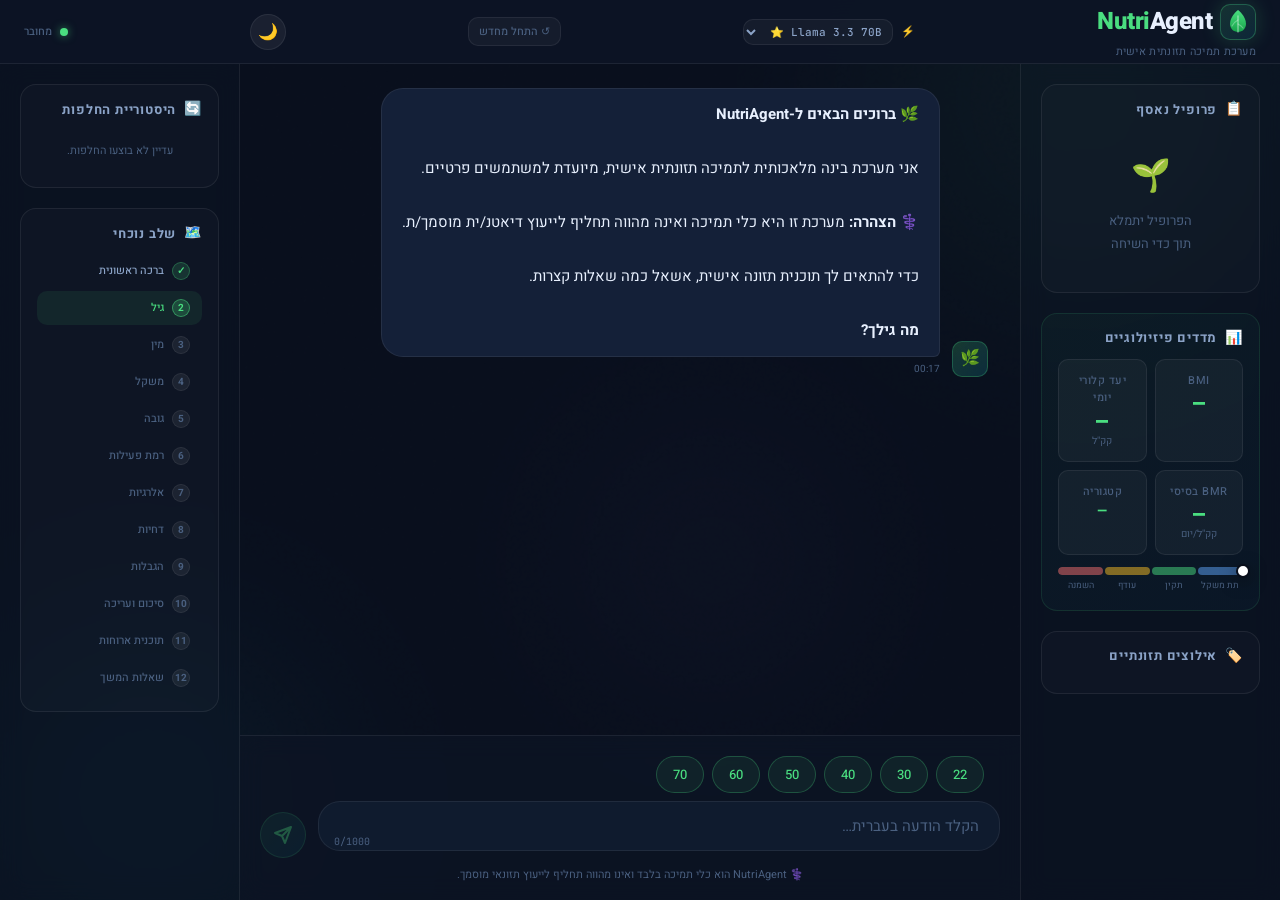
<file: index.html>
<!DOCTYPE html>
<html lang="he" dir="rtl">
<head>
  <meta charset="UTF-8" />
  <meta name="viewport" content="width=device-width, initial-scale=1.0" />
  <meta name="description" content="NutriAgent – מערכת תמיכה תזונתית חכמה למשתמשים פרטיים" />
  <meta name="theme-color" content="#0a1628" />
  <title>NutriAgent | מערכת תזונה חכמה</title>

  <!-- ================================================================
       GOOGLE FONTS — Chosen for clinical authority + Hebrew readability
       Heebo: Best-in-class RTL Hebrew display & body font
       DM Serif Display: Elegant Latin/numeral accent headlines
  ================================================================ -->
  <link rel="preconnect" href="https://fonts.googleapis.com" />
  <link rel="preconnect" href="https://fonts.gstatic.com" crossorigin />
  <link
    href="https://fonts.googleapis.com/css2?family=Heebo:wght@300;400;500;600;700;800;900&family=DM+Serif+Display:ital@0;1&family=JetBrains+Mono:wght@400;500&display=swap"
    rel="stylesheet"
  />

  <!-- Main stylesheet -->
  <link rel="stylesheet" href="style.css" />
</head>

<body>

  <!-- ================================================================
       AMBIENT BACKGROUND LAYER
       Subtle animated mesh gradient providing clinical-modern depth
  ================================================================ -->
  <div class="bg-ambient" aria-hidden="true">
    <div class="bg-orb bg-orb--1"></div>
    <div class="bg-orb bg-orb--2"></div>
    <div class="bg-orb bg-orb--3"></div>
    <div class="bg-noise"></div>
  </div>

  <!-- ================================================================
       ROOT APPLICATION WRAPPER
  ================================================================ -->
  <div id="app-root" class="app-root">

    <!-- ============================================================
         TOP NAVIGATION BAR
    ============================================================ -->
    <header class="topbar" role="banner">
      <div class="topbar__inner">

        <!-- Brand -->
        <div class="topbar__brand">
          <div class="brand-logo" aria-hidden="true">
            <span class="brand-logo__icon">
              <!-- Leaf/DNA icon inline SVG -->
              <svg width="28" height="28" viewBox="0 0 28 28" fill="none" xmlns="http://www.w3.org/2000/svg" aria-hidden="true">
                <path d="M14 2C14 2 6 8 6 16C6 20.418 9.582 24 14 24C18.418 24 22 20.418 22 16C22 8 14 2 14 2Z" fill="url(#leafGrad)" />
                <path d="M14 8V24" stroke="rgba(255,255,255,0.4)" stroke-width="1.5" stroke-linecap="round"/>
                <path d="M14 12C14 12 10 14 8 18" stroke="rgba(255,255,255,0.3)" stroke-width="1.2" stroke-linecap="round"/>
                <path d="M14 16C14 16 17 17.5 19 20" stroke="rgba(255,255,255,0.3)" stroke-width="1.2" stroke-linecap="round"/>
                <defs>
                  <linearGradient id="leafGrad" x1="14" y1="2" x2="14" y2="24" gradientUnits="userSpaceOnUse">
                    <stop offset="0%" stop-color="#4ade80"/>
                    <stop offset="100%" stop-color="#16a34a"/>
                  </linearGradient>
                </defs>
              </svg>
            </span>
            <span class="brand-logo__wordmark">
              <span class="brand-logo__nutri">Nutri</span><span class="brand-logo__agent">Agent</span>
            </span>
          </div>
          <div class="brand-tagline">מערכת תמיכה תזונתית אישית</div>
        </div>

        <!-- Mode toggle: hidden — private mode only, buttons kept for JS compatibility -->
        <nav class="topbar__mode-toggle" role="tablist" aria-label="בחירת מצב שימוש" style="display:none" aria-hidden="true">
          <button class="mode-btn mode-btn--active" id="btn-mode-private" role="tab" aria-selected="true" aria-controls="panel-chat" data-mode="private" tabindex="-1">
            <span class="mode-btn__icon">👤</span><span class="mode-btn__label">משתמש פרטי</span>
          </button>
          <button class="mode-btn" id="btn-mode-clinical" role="tab" aria-selected="false" aria-controls="panel-chat" data-mode="clinical" tabindex="-1">
            <span class="mode-btn__icon">🩺</span><span class="mode-btn__label">תזונאי</span>
          </button>
        </nav>

        <!-- Model selector -->
        <div class="topbar__model-select">
          <span class="topbar__model-label" aria-hidden="true">⚡</span>
          <select id="model-selector" class="model-selector" aria-label="בחירת מודל AI">
            <optgroup label="Groq (חינמי)">
              <option value="llama-3.3-70b-versatile" selected>Llama 3.3 70B ⭐</option>
              <option value="llama-3.1-8b-instant">Llama 3.1 8B ⚡</option>
              <option value="llama-3.3-70b-specdec">Llama 3.3 70B SpDec</option>
            </optgroup>
            <optgroup label="OpenAI">
              <option value="gpt-4o-mini">GPT-4o Mini</option>
              <option value="gpt-4o">GPT-4o</option>
              <option value="gpt-4.1">GPT-4.1</option>
              <option value="gpt-5">GPT-5 🚀</option>
            </optgroup>
          </select>
        </div>

        <!-- Restart button -->
        <button
          id="btn-restart"
          class="topbar__restart-btn"
          aria-label="התחל שיחה חדשה"
          title="מחק והתחל מחדש"
        >↺ התחל מחדש</button>

        <!-- Theme toggle -->
        <button
          id="btn-theme-toggle"
          class="theme-toggle-btn"
          aria-label="עבור למצב בהיר"
          title="שנה מצב תצוגה"
        >🌙</button>

        <!-- Status indicators -->
        <div class="topbar__status" aria-live="polite" aria-atomic="true">
          <div class="status-dot status-dot--online" id="api-status-dot" title="חיבור API פעיל"></div>
          <span class="status-label" id="api-status-label">מחובר</span>
        </div>

      </div>
    </header>

    <!-- ============================================================
         MAIN CONTENT AREA — Three-panel layout
    ============================================================ -->
    <main class="main-layout" role="main">

      <!-- ----------------------------------------------------------
           LEFT SIDEBAR — Patient/User Profile Panel
      ---------------------------------------------------------- -->
      <aside class="sidebar sidebar--left" id="sidebar-profile" aria-label="פרופיל משתמש">
        <div class="sidebar__inner">

          <div class="sidebar__section">
            <h2 class="sidebar__title">
              <span class="sidebar__title-icon" aria-hidden="true">📋</span>
              פרופיל נאסף
            </h2>
            <!-- Profile data slots — populated by chatbot-ui.js -->
            <div class="profile-card" id="profile-card">
              <div class="profile-empty-state" id="profile-empty-state">
                <div class="profile-empty-state__icon" aria-hidden="true">🌱</div>
                <p class="profile-empty-state__text">הפרופיל יתמלא<br/>תוך כדי השיחה</p>
              </div>
              <!-- Dynamic profile fields rendered here -->
              <dl class="profile-fields" id="profile-fields" aria-label="שדות פרופיל תזונתי"></dl>
            </div>
          </div>

          <!-- BMI / BMR Metrics Block -->
          <div class="sidebar__section sidebar__section--metrics" id="metrics-block" aria-hidden="true">
            <h2 class="sidebar__title">
              <span class="sidebar__title-icon" aria-hidden="true">📊</span>
              מדדים פיזיולוגיים
            </h2>
            <div class="metrics-grid">
              <div class="metric-tile" id="metric-bmi">
                <div class="metric-tile__label">BMI</div>
                <div class="metric-tile__value" id="metric-bmi-value">—</div>
                <div class="metric-tile__badge" id="metric-bmi-badge"></div>
              </div>
              <div class="metric-tile" id="metric-calories">
                <div class="metric-tile__label">יעד קלורי יומי</div>
                <div class="metric-tile__value" id="metric-calories-value">—</div>
                <div class="metric-tile__unit">קק"ל</div>
              </div>
              <div class="metric-tile" id="metric-bmr">
                <div class="metric-tile__label">BMR בסיסי</div>
                <div class="metric-tile__value" id="metric-bmr-value">—</div>
                <div class="metric-tile__unit">קק"ל/יום</div>
              </div>
              <div class="metric-tile" id="metric-bmi-category">
                <div class="metric-tile__label">קטגוריה</div>
                <div class="metric-tile__value metric-tile__value--category" id="metric-category-value">—</div>
              </div>
            </div>
            <!-- Pediatric BMI Gauge -->
            <div class="bmi-gauge-container" id="bmi-gauge-container" aria-hidden="true">
              <div class="bmi-gauge__track">
                <div class="bmi-gauge__fill bmi-gauge__fill--underweight"></div>
                <div class="bmi-gauge__fill bmi-gauge__fill--normal"></div>
                <div class="bmi-gauge__fill bmi-gauge__fill--overweight"></div>
                <div class="bmi-gauge__fill bmi-gauge__fill--obese"></div>
              </div>
              <div class="bmi-gauge__needle" id="bmi-gauge-needle" aria-hidden="true"></div>
              <div class="bmi-gauge__labels">
                <span>תת משקל</span>
                <span>תקין</span>
                <span>עודף</span>
                <span>השמנה</span>
              </div>
            </div>
          </div>

          <!-- Dietary Tags Cloud -->
          <div class="sidebar__section" id="dietary-tags-section" aria-hidden="true">
            <h2 class="sidebar__title">
              <span class="sidebar__title-icon" aria-hidden="true">🏷️</span>
              אילוצים תזונתיים
            </h2>
            <div class="tags-cloud" id="dietary-tags-cloud" aria-label="תגי אילוצים תזונתיים"></div>
          </div>


        </div>
      </aside>

      <!-- ----------------------------------------------------------
           CENTER PANEL — Chat Interface
      ---------------------------------------------------------- -->
      <section
        class="chat-panel"
        id="panel-chat"
        role="tabpanel"
        aria-labelledby="btn-mode-private"
      >

        <!-- Chat messages scroll area -->
        <div
          class="chat-messages"
          id="chat-messages"
          role="log"
          aria-live="polite"
          aria-relevant="additions"
          aria-label="הודעות שיחה"
        >
          <!-- Dynamic message bubbles rendered here by chatbot-ui.js -->

          <!-- Initial loader shown until FSM boots -->
          <div class="chat-boot-loader" id="chat-boot-loader" aria-live="assertive">
            <div class="boot-spinner" aria-hidden="true">
              <div class="boot-spinner__ring"></div>
              <div class="boot-spinner__leaf" aria-hidden="true">🌿</div>
            </div>
            <p class="boot-text">מאתחל את NutriAgent…</p>
          </div>

        </div>

        <!-- --------------------------------------------------------
             MEAL PLAN DASHBOARD — Hidden until plan is generated
        -------------------------------------------------------- -->
        <div
          class="meal-dashboard"
          id="meal-dashboard"
          aria-label="לוח תכנית ארוחות יומית"
          aria-hidden="true"
          role="region"
        >
          <!-- Dashboard Header -->
          <div class="meal-dashboard__header">
            <div class="meal-dashboard__title-group">
              <h2 class="meal-dashboard__title">תכנית ארוחות יומית</h2>
              <p class="meal-dashboard__subtitle" id="meal-plan-date"></p>
            </div>
            <div class="meal-dashboard__totals" id="meal-dashboard-totals" aria-label="סיכום קלורי">
              <div class="total-badge">
                <span class="total-badge__label">סה"כ קלוריות</span>
                <span class="total-badge__value" id="total-calories-display">—</span>
              </div>
            </div>
            <button
              class="btn btn--secondary btn--sm"
              id="btn-print-plan"
              aria-label="הדפסת תוכנית ארוחות"
              title="הדפס / שמור PDF"
            >
              <span aria-hidden="true">🖨️</span> הדפסה
            </button>
          </div>

          <!-- Macro Distribution Bar -->
          <div class="macro-bar-container" id="macro-bar-container" aria-label="התפלגות מאקרו-נוטריאנטים" aria-hidden="true">
            <div class="macro-bar" id="macro-bar">
              <div class="macro-bar__segment macro-bar__segment--protein" id="macro-seg-protein" style="width:0%">
                <span class="macro-bar__label">חלבון</span>
              </div>
              <div class="macro-bar__segment macro-bar__segment--carbs" id="macro-seg-carbs" style="width:0%">
                <span class="macro-bar__label">פחמימות</span>
              </div>
              <div class="macro-bar__segment macro-bar__segment--fat" id="macro-seg-fat" style="width:0%">
                <span class="macro-bar__label">שומן</span>
              </div>
            </div>
          </div>

          <!-- 6-Meal Grid -->
          <div class="meals-grid" id="meals-grid" aria-label="רשת ארוחות יומית">

            <!-- BREAKFAST -->
            <article class="meal-card" id="meal-card-breakfast" data-meal="breakfast" aria-label="ארוחת בוקר">
              <div class="meal-card__header">
                <div class="meal-card__time-badge">
                  <span class="meal-card__emoji" aria-hidden="true">🌅</span>
                  <span class="meal-card__time">07:00</span>
                </div>
                <h3 class="meal-card__meal-name">ארוחת בוקר</h3>
                <div class="meal-card__calories">
                  <span class="meal-card__cal-value" id="cal-breakfast">—</span>
                  <span class="meal-card__cal-unit">קק"ל</span>
                </div>
              </div>
              <div class="meal-card__body">
                <p class="meal-card__item-name" id="meal-name-breakfast">—</p>
                <p class="meal-card__description" id="meal-desc-breakfast"></p>
              </div>
              <div class="meal-card__footer">
                <div class="meal-card__cluster-tag" id="cluster-breakfast" aria-label="אשכול תזונתי"></div>
                <button
                  class="btn btn--swap"
                  data-meal="breakfast"
                  aria-label="החלפת ארוחת בוקר"
                  title="🔄 שנה ארוחה"
                >
                  🔄 שנה ארוחה
                </button>
              </div>
            </article>

            <!-- MORNING SNACK -->
            <article class="meal-card meal-card--snack" id="meal-card-morning_snack" data-meal="morning_snack" aria-label="חטיף בוקר">
              <div class="meal-card__header">
                <div class="meal-card__time-badge">
                  <span class="meal-card__emoji" aria-hidden="true">🍎</span>
                  <span class="meal-card__time">10:00</span>
                </div>
                <h3 class="meal-card__meal-name">חטיף בוקר</h3>
                <div class="meal-card__calories">
                  <span class="meal-card__cal-value" id="cal-morning_snack">—</span>
                  <span class="meal-card__cal-unit">קק"ל</span>
                </div>
              </div>
              <div class="meal-card__body">
                <p class="meal-card__item-name" id="meal-name-morning_snack">—</p>
                <p class="meal-card__description" id="meal-desc-morning_snack"></p>
              </div>
              <div class="meal-card__footer">
                <div class="meal-card__cluster-tag" id="cluster-morning_snack"></div>
                <button
                  class="btn btn--swap"
                  data-meal="morning_snack"
                  aria-label="החלפת חטיף בוקר"
                >
                  🔄 שנה ארוחה
                </button>
              </div>
            </article>

            <!-- LUNCH -->
            <article class="meal-card meal-card--main" id="meal-card-lunch" data-meal="lunch" aria-label="ארוחת צהריים">
              <div class="meal-card__header">
                <div class="meal-card__time-badge">
                  <span class="meal-card__emoji" aria-hidden="true">🍽️</span>
                  <span class="meal-card__time">13:00</span>
                </div>
                <h3 class="meal-card__meal-name">ארוחת צהריים</h3>
                <div class="meal-card__calories">
                  <span class="meal-card__cal-value" id="cal-lunch">—</span>
                  <span class="meal-card__cal-unit">קק"ל</span>
                </div>
              </div>
              <div class="meal-card__body">
                <p class="meal-card__item-name" id="meal-name-lunch">—</p>
                <p class="meal-card__description" id="meal-desc-lunch"></p>
              </div>
              <div class="meal-card__footer">
                <div class="meal-card__cluster-tag" id="cluster-lunch"></div>
                <button
                  class="btn btn--swap"
                  data-meal="lunch"
                  aria-label="החלפת ארוחת צהריים"
                >
                  🔄 שנה ארוחה
                </button>
              </div>
            </article>

            <!-- AFTERNOON SNACK -->
            <article class="meal-card meal-card--snack" id="meal-card-afternoon_snack" data-meal="afternoon_snack" aria-label="חטיף אחר הצהריים">
              <div class="meal-card__header">
                <div class="meal-card__time-badge">
                  <span class="meal-card__emoji" aria-hidden="true">🫐</span>
                  <span class="meal-card__time">16:00</span>
                </div>
                <h3 class="meal-card__meal-name">חטיף אחה"צ</h3>
                <div class="meal-card__calories">
                  <span class="meal-card__cal-value" id="cal-afternoon_snack">—</span>
                  <span class="meal-card__cal-unit">קק"ל</span>
                </div>
              </div>
              <div class="meal-card__body">
                <p class="meal-card__item-name" id="meal-name-afternoon_snack">—</p>
                <p class="meal-card__description" id="meal-desc-afternoon_snack"></p>
              </div>
              <div class="meal-card__footer">
                <div class="meal-card__cluster-tag" id="cluster-afternoon_snack"></div>
                <button
                  class="btn btn--swap"
                  data-meal="afternoon_snack"
                  aria-label="החלפת חטיף אחר הצהריים"
                >
                  🔄 שנה ארוחה
                </button>
              </div>
            </article>

            <!-- DINNER -->
            <article class="meal-card meal-card--main" id="meal-card-dinner" data-meal="dinner" aria-label="ארוחת ערב">
              <div class="meal-card__header">
                <div class="meal-card__time-badge">
                  <span class="meal-card__emoji" aria-hidden="true">🌙</span>
                  <span class="meal-card__time">19:00</span>
                </div>
                <h3 class="meal-card__meal-name">ארוחת ערב</h3>
                <div class="meal-card__calories">
                  <span class="meal-card__cal-value" id="cal-dinner">—</span>
                  <span class="meal-card__cal-unit">קק"ל</span>
                </div>
              </div>
              <div class="meal-card__body">
                <p class="meal-card__item-name" id="meal-name-dinner">—</p>
                <p class="meal-card__description" id="meal-desc-dinner"></p>
              </div>
              <div class="meal-card__footer">
                <div class="meal-card__cluster-tag" id="cluster-dinner"></div>
                <button
                  class="btn btn--swap"
                  data-meal="dinner"
                  aria-label="החלפת ארוחת ערב"
                >
                  🔄 שנה ארוחה
                </button>
              </div>
            </article>

            <!-- EVENING SNACK -->
            <article class="meal-card meal-card--snack" id="meal-card-evening_snack" data-meal="evening_snack" aria-label="חטיף לילה">
              <div class="meal-card__header">
                <div class="meal-card__time-badge">
                  <span class="meal-card__emoji" aria-hidden="true">🌛</span>
                  <span class="meal-card__time">21:30</span>
                </div>
                <h3 class="meal-card__meal-name">חטיף לילה</h3>
                <div class="meal-card__calories">
                  <span class="meal-card__cal-value" id="cal-evening_snack">—</span>
                  <span class="meal-card__cal-unit">קק"ל</span>
                </div>
              </div>
              <div class="meal-card__body">
                <p class="meal-card__item-name" id="meal-name-evening_snack">—</p>
                <p class="meal-card__description" id="meal-desc-evening_snack"></p>
              </div>
              <div class="meal-card__footer">
                <div class="meal-card__cluster-tag" id="cluster-evening_snack"></div>
                <button
                  class="btn btn--swap"
                  data-meal="evening_snack"
                  aria-label="החלפת חטיף לילה"
                >
                  🔄 שנה ארוחה
                </button>
              </div>
            </article>

          </div><!-- /meals-grid -->

          <!-- AI Summary Banner -->
          <div class="plan-summary-banner" id="plan-summary-banner" aria-label="סיכום תוכנית תזונה" aria-hidden="true">
            <div class="plan-summary-banner__icon" aria-hidden="true">✨</div>
            <p class="plan-summary-banner__text" id="plan-summary-text"></p>
          </div>

          <!-- Compliance Badge -->
          <div class="compliance-badge" id="compliance-badge" aria-label="אישור עמידה בסטנדרטים" aria-hidden="true">
            <span class="compliance-badge__icon" aria-hidden="true">✅</span>
            <span class="compliance-badge__text">אומת: עמידה מלאה באילוצים התזונתיים</span>
          </div>

          <!-- Follow-up Q&A Section — shown after plan generation -->
          <div class="followup-chat-section" id="followup-chat-section" aria-hidden="true" aria-label="שאלות ומענה על התוכנית">
            <div class="followup-chat-section__header">
              <span aria-hidden="true">💬</span>
              <span>שאלות על התוכנית</span>
            </div>
            <div
              class="followup-messages"
              id="followup-messages"
              role="log"
              aria-live="polite"
              aria-relevant="additions"
            ></div>
          </div>

        </div><!-- /meal-dashboard -->

        <!-- --------------------------------------------------------
             CHAT INPUT AREA
        -------------------------------------------------------- -->
        <div class="chat-input-area" id="chat-input-area" role="form" aria-label="אזור הקלדת הודעה">

          <!-- Typing indicator (shown while AI is processing) -->
          <div class="typing-indicator" id="typing-indicator" aria-hidden="true" aria-live="polite">
            <div class="typing-indicator__avatar" aria-hidden="true">🌿</div>
            <div class="typing-indicator__dots" aria-label="NutriAgent מקליד...">
              <span></span><span></span><span></span>
            </div>
            <span class="typing-indicator__label">NutriAgent מעבד…</span>
          </div>

          <!-- Quick-reply suggestion chips -->
          <div class="quick-chips" id="quick-chips" role="group" aria-label="תגובות מהירות מוצעות" aria-hidden="true">
            <!-- Populated dynamically by chatbot-ui.js -->
          </div>

          <!-- Main input row -->
          <div class="input-row">
            <div class="input-wrapper">
              <textarea
                id="user-input"
                class="chat-input"
                rows="1"
                placeholder="הקלד הודעה בעברית…"
                aria-label="שדה הקלדת הודעה בעברית"
                aria-multiline="true"
                autocomplete="off"
                autocorrect="off"
                spellcheck="false"
                dir="rtl"
                maxlength="1000"
              ></textarea>
              <div class="input-char-counter" id="input-char-counter" aria-hidden="true">
                <span id="char-count">0</span>/1000
              </div>
            </div>
            <button
              class="btn btn--send"
              id="btn-send"
              aria-label="שלח הודעה"
              title="שלח (Enter)"
              disabled
            >
              <svg width="20" height="20" viewBox="0 0 20 20" fill="none" xmlns="http://www.w3.org/2000/svg" aria-hidden="true">
                <path d="M18 2L9 11M18 2L12 18L9 11M18 2L2 8L9 11" stroke="currentColor" stroke-width="2" stroke-linecap="round" stroke-linejoin="round"/>
              </svg>
            </button>
          </div>

          <!-- Disclaimer strip -->
          <p class="input-disclaimer">
            ⚕️ NutriAgent הוא כלי תמיכה בלבד ואינו מהווה תחליף לייעוץ תזונאי מוסמך.
          </p>

        </div><!-- /chat-input-area -->

      </section><!-- /chat-panel -->

      <!-- ----------------------------------------------------------
           RIGHT SIDEBAR — Nutritional Intelligence Panel
      ---------------------------------------------------------- -->
      <aside class="sidebar sidebar--right" id="sidebar-intel" aria-label="מידע תזונתי נוסף">
        <div class="sidebar__inner">

          <!-- Swap History Log -->
          <div class="sidebar__section" id="swap-history-section">
            <h2 class="sidebar__title">
              <span class="sidebar__title-icon" aria-hidden="true">🔄</span>
              היסטוריית החלפות
            </h2>
            <ul class="swap-history-list" id="swap-history-list" aria-label="רשימת החלפות ארוחות" aria-live="polite">
              <li class="swap-history-list__empty" id="swap-history-empty">
                עדיין לא בוצעו החלפות.
              </li>
            </ul>
          </div>

          <!-- Progress / FSM Stage indicator -->
          <div class="sidebar__section">
            <h2 class="sidebar__title">
              <span class="sidebar__title-icon" aria-hidden="true">🗺️</span>
              שלב נוכחי
            </h2>
            <ol class="fsm-stage-list" id="fsm-stage-list" aria-label="מצב אסיף הנתונים">
              <li class="fsm-stage fsm-stage--active" data-stage="greeting">ברכה ראשונית</li>
              <li class="fsm-stage" data-stage="age">גיל</li>
              <li class="fsm-stage" data-stage="gender">מין</li>
              <li class="fsm-stage" data-stage="weight">משקל</li>
              <li class="fsm-stage" data-stage="height">גובה</li>
              <li class="fsm-stage" data-stage="activity">רמת פעילות</li>
              <li class="fsm-stage" data-stage="allergies">אלרגיות</li>
              <li class="fsm-stage" data-stage="dislikes">דחיות</li>
              <li class="fsm-stage" data-stage="restrictions">הגבלות</li>
              <li class="fsm-stage" data-stage="summary">סיכום ועריכה</li>
              <li class="fsm-stage" data-stage="meal_plan">תוכנית ארוחות</li>
              <li class="fsm-stage" data-stage="followup">שאלות המשך</li>
            </ol>
          </div>

        </div>
      </aside><!-- /sidebar-right -->

    </main><!-- /main-layout -->

    <!-- ============================================================
         GLOBAL MODAL — Used for edit field dialogs & confirmations
    ============================================================ -->
    <div
      class="modal-overlay"
      id="modal-overlay"
      role="dialog"
      aria-modal="true"
      aria-labelledby="modal-title"
      aria-hidden="true"
    >
      <div class="modal" id="modal">
        <button class="modal__close" id="modal-close" aria-label="סגור חלון">✕</button>
        <h2 class="modal__title" id="modal-title">עריכת שדה</h2>
        <div class="modal__body" id="modal-body">
          <!-- Dynamic content injected by chatbot-ui.js -->
        </div>
        <div class="modal__footer">
          <button class="btn btn--primary" id="modal-confirm">אישור</button>
          <button class="btn btn--ghost" id="modal-cancel">ביטול</button>
        </div>
      </div>
    </div>

    <!-- ============================================================
         TOAST NOTIFICATION CONTAINER
    ============================================================ -->
    <div
      class="toast-container"
      id="toast-container"
      role="status"
      aria-live="polite"
      aria-atomic="false"
      aria-label="התראות מערכת"
    ></div>

    <!-- ============================================================
         API KEY SETUP OVERLAY — Shown on first launch if no key found
    ============================================================ -->
    <div
      class="api-key-overlay"
      id="api-key-overlay"
      role="dialog"
      aria-modal="true"
      aria-labelledby="api-key-overlay-title"
      aria-hidden="true"
    >
      <div class="api-key-card">
        <div class="api-key-card__logo" aria-hidden="true" id="api-key-logo">⚡</div>
        <h1 class="api-key-card__title" id="api-key-overlay-title">ברוכים הבאים ל-NutriAgent</h1>
        <p class="api-key-card__desc" id="api-key-desc">
          כדי להפעיל את המערכת, יש להזין מפתח API תקין של <strong id="api-key-provider-name">Groq</strong>.<br/>
          המפתח נשמר מקומית בדפדפן בלבד ואינו מועבר לשרת כלשהו.
        </p>
        <div class="api-key-card__input-group">
          <label for="api-key-input" class="api-key-card__label" id="api-key-label">מפתח Groq API</label>
          <input
            type="password"
            id="api-key-input"
            class="api-key-card__input"
            placeholder="gsk_..."
            autocomplete="off"
            spellcheck="false"
            dir="ltr"
            aria-required="true"
          />
          <button class="api-key-card__toggle" id="api-key-toggle" aria-label="הצג/הסתר מפתח" type="button">👁</button>
        </div>
        <div class="api-key-card__error" id="api-key-error" aria-live="assertive" role="alert"></div>
        <button class="btn btn--primary btn--full" id="api-key-confirm">
          הפעל את NutriAgent →
        </button>
        <p class="api-key-card__note">
          🔒 המפתח מאוחסן ב-<code>sessionStorage</code> בלבד ונמחק עם סגירת הטאב.<br/>
          <span id="api-key-note-link">לקבלת מפתח חינם: <a href="https://console.groq.com/keys" target="_blank" rel="noopener" style="color:var(--color-accent-primary)">console.groq.com/keys</a></span>
        </p>
      </div>
    </div>

  </div><!-- /app-root -->

  <!-- ================================================================
       SCRIPTS — Loaded in dependency order
       All modules use ES6 patterns; deferred to after DOM parse
  ================================================================ -->
  <script src="nutrilogger.js"></script>
  <script src="groqclient.js" defer></script>
  <script src="chatbot.js" defer></script>
  <script src="chatbot-ui.js" defer></script>

</body>
</html>
</file>
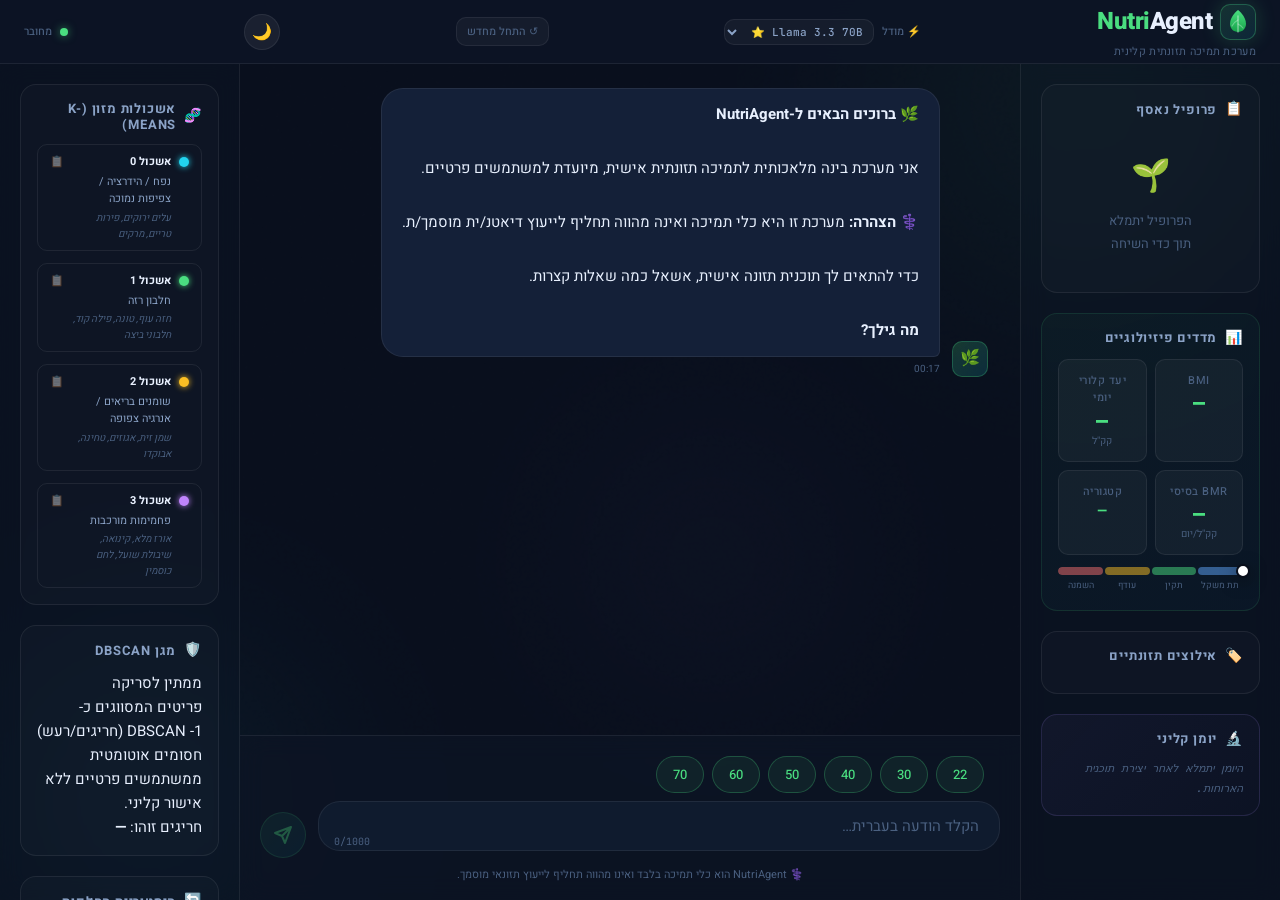
<file: index-2.html>
<!DOCTYPE html>
<html lang="he" dir="rtl">
<head>
  <meta charset="UTF-8" />
  <meta name="viewport" content="width=device-width, initial-scale=1.0" />
  <meta name="description" content="NutriAgent – מערכת תמיכה קלינית חכמה לתזונאים ולמשתמשים פרטיים" />
  <meta name="theme-color" content="#0a1628" />
  <title>NutriAgent | מערכת תזונה חכמה</title>

  <!-- ================================================================
       GOOGLE FONTS — Chosen for clinical authority + Hebrew readability
       Heebo: Best-in-class RTL Hebrew display & body font
       DM Serif Display: Elegant Latin/numeral accent headlines
  ================================================================ -->
  <link rel="preconnect" href="https://fonts.googleapis.com" />
  <link rel="preconnect" href="https://fonts.gstatic.com" crossorigin />
  <link
    href="https://fonts.googleapis.com/css2?family=Heebo:wght@300;400;500;600;700;800;900&family=DM+Serif+Display:ital@0;1&family=JetBrains+Mono:wght@400;500&display=swap"
    rel="stylesheet"
  />

  <!-- Main stylesheet -->
  <link rel="stylesheet" href="style.css" />
</head>

<body>

  <!-- ================================================================
       AMBIENT BACKGROUND LAYER
       Subtle animated mesh gradient providing clinical-modern depth
  ================================================================ -->
  <div class="bg-ambient" aria-hidden="true">
    <div class="bg-orb bg-orb--1"></div>
    <div class="bg-orb bg-orb--2"></div>
    <div class="bg-orb bg-orb--3"></div>
    <div class="bg-noise"></div>
  </div>

  <!-- ================================================================
       ROOT APPLICATION WRAPPER
  ================================================================ -->
  <div id="app-root" class="app-root">

    <!-- ============================================================
         TOP NAVIGATION BAR
    ============================================================ -->
    <header class="topbar" role="banner">
      <div class="topbar__inner">

        <!-- Brand -->
        <div class="topbar__brand">
          <div class="brand-logo" aria-hidden="true">
            <span class="brand-logo__icon">
              <!-- Leaf/DNA icon inline SVG -->
              <svg width="28" height="28" viewBox="0 0 28 28" fill="none" xmlns="http://www.w3.org/2000/svg" aria-hidden="true">
                <path d="M14 2C14 2 6 8 6 16C6 20.418 9.582 24 14 24C18.418 24 22 20.418 22 16C22 8 14 2 14 2Z" fill="url(#leafGrad)" />
                <path d="M14 8V24" stroke="rgba(255,255,255,0.4)" stroke-width="1.5" stroke-linecap="round"/>
                <path d="M14 12C14 12 10 14 8 18" stroke="rgba(255,255,255,0.3)" stroke-width="1.2" stroke-linecap="round"/>
                <path d="M14 16C14 16 17 17.5 19 20" stroke="rgba(255,255,255,0.3)" stroke-width="1.2" stroke-linecap="round"/>
                <defs>
                  <linearGradient id="leafGrad" x1="14" y1="2" x2="14" y2="24" gradientUnits="userSpaceOnUse">
                    <stop offset="0%" stop-color="#4ade80"/>
                    <stop offset="100%" stop-color="#16a34a"/>
                  </linearGradient>
                </defs>
              </svg>
            </span>
            <span class="brand-logo__wordmark">
              <span class="brand-logo__nutri">Nutri</span><span class="brand-logo__agent">Agent</span>
            </span>
          </div>
          <div class="brand-tagline">מערכת תמיכה תזונתית קלינית</div>
        </div>

        <!-- Mode toggle: hidden — private mode only, buttons kept for JS compatibility -->
        <nav class="topbar__mode-toggle" role="tablist" aria-label="בחירת מצב שימוש" style="display:none" aria-hidden="true">
          <button class="mode-btn mode-btn--active" id="btn-mode-private" role="tab" aria-selected="true" aria-controls="panel-chat" data-mode="private" tabindex="-1">
            <span class="mode-btn__icon">👤</span><span class="mode-btn__label">משתמש פרטי</span>
          </button>
          <button class="mode-btn" id="btn-mode-clinical" role="tab" aria-selected="false" aria-controls="panel-chat" data-mode="clinical" tabindex="-1">
            <span class="mode-btn__icon">🩺</span><span class="mode-btn__label">תזונאי קליני</span>
          </button>
        </nav>

        <!-- Model selector -->
        <div class="topbar__model-select" title="בחר מודל Groq">
          <label for="model-selector" class="topbar__model-label">
            <span aria-hidden="true">⚡</span> מודל
          </label>
          <select id="model-selector" class="model-selector" aria-label="בחירת מודל AI">
            <option value="llama-3.3-70b-versatile" selected>Llama 3.3 70B ⭐</option>
            <option value="llama-3.1-8b-instant">Llama 3.1 8B ⚡</option>
            <option value="llama-3.3-70b-specdec">Llama 3.3 70B SpDec</option>
          </select>
        </div>

        <!-- Restart button -->
        <button
          id="btn-restart"
          class="topbar__restart-btn"
          aria-label="התחל שיחה חדשה"
          title="מחק והתחל מחדש"
        >↺ התחל מחדש</button>

        <!-- Theme toggle -->
        <button
          id="btn-theme-toggle"
          class="theme-toggle-btn"
          aria-label="עבור למצב בהיר"
          title="שנה מצב תצוגה"
        >🌙</button>

        <!-- Status indicators -->
        <div class="topbar__status" aria-live="polite" aria-atomic="true">
          <div class="status-dot status-dot--online" id="api-status-dot" title="חיבור API פעיל"></div>
          <span class="status-label" id="api-status-label">מחובר</span>
        </div>

      </div>
    </header>

    <!-- ============================================================
         MAIN CONTENT AREA — Three-panel layout
    ============================================================ -->
    <main class="main-layout" role="main">

      <!-- ----------------------------------------------------------
           LEFT SIDEBAR — Patient/User Profile Panel
      ---------------------------------------------------------- -->
      <aside class="sidebar sidebar--left" id="sidebar-profile" aria-label="פרופיל משתמש">
        <div class="sidebar__inner">

          <div class="sidebar__section">
            <h2 class="sidebar__title">
              <span class="sidebar__title-icon" aria-hidden="true">📋</span>
              פרופיל נאסף
            </h2>
            <!-- Profile data slots — populated by chatbot-ui.js -->
            <div class="profile-card" id="profile-card">
              <div class="profile-empty-state" id="profile-empty-state">
                <div class="profile-empty-state__icon" aria-hidden="true">🌱</div>
                <p class="profile-empty-state__text">הפרופיל יתמלא<br/>תוך כדי השיחה</p>
              </div>
              <!-- Dynamic profile fields rendered here -->
              <dl class="profile-fields" id="profile-fields" aria-label="שדות פרופיל תזונתי"></dl>
            </div>
          </div>

          <!-- BMI / BMR Metrics Block -->
          <div class="sidebar__section sidebar__section--metrics" id="metrics-block" aria-hidden="true">
            <h2 class="sidebar__title">
              <span class="sidebar__title-icon" aria-hidden="true">📊</span>
              מדדים פיזיולוגיים
            </h2>
            <div class="metrics-grid">
              <div class="metric-tile" id="metric-bmi">
                <div class="metric-tile__label">BMI</div>
                <div class="metric-tile__value" id="metric-bmi-value">—</div>
                <div class="metric-tile__badge" id="metric-bmi-badge"></div>
              </div>
              <div class="metric-tile" id="metric-calories">
                <div class="metric-tile__label">יעד קלורי יומי</div>
                <div class="metric-tile__value" id="metric-calories-value">—</div>
                <div class="metric-tile__unit">קק"ל</div>
              </div>
              <div class="metric-tile" id="metric-bmr">
                <div class="metric-tile__label">BMR בסיסי</div>
                <div class="metric-tile__value" id="metric-bmr-value">—</div>
                <div class="metric-tile__unit">קק"ל/יום</div>
              </div>
              <div class="metric-tile" id="metric-bmi-category">
                <div class="metric-tile__label">קטגוריה</div>
                <div class="metric-tile__value metric-tile__value--category" id="metric-category-value">—</div>
              </div>
            </div>
            <!-- Pediatric BMI Gauge -->
            <div class="bmi-gauge-container" id="bmi-gauge-container" aria-hidden="true">
              <div class="bmi-gauge__track">
                <div class="bmi-gauge__fill bmi-gauge__fill--underweight"></div>
                <div class="bmi-gauge__fill bmi-gauge__fill--normal"></div>
                <div class="bmi-gauge__fill bmi-gauge__fill--overweight"></div>
                <div class="bmi-gauge__fill bmi-gauge__fill--obese"></div>
              </div>
              <div class="bmi-gauge__needle" id="bmi-gauge-needle" aria-hidden="true"></div>
              <div class="bmi-gauge__labels">
                <span>תת משקל</span>
                <span>תקין</span>
                <span>עודף</span>
                <span>השמנה</span>
              </div>
            </div>
          </div>

          <!-- Dietary Tags Cloud -->
          <div class="sidebar__section" id="dietary-tags-section" aria-hidden="true">
            <h2 class="sidebar__title">
              <span class="sidebar__title-icon" aria-hidden="true">🏷️</span>
              אילוצים תזונתיים
            </h2>
            <div class="tags-cloud" id="dietary-tags-cloud" aria-label="תגי אילוצים תזונתיים"></div>
          </div>

          <!-- Clinical audit note (visible only in clinical mode) -->
          <div class="sidebar__section sidebar__section--clinical" id="clinical-audit-section" aria-hidden="true">
            <h2 class="sidebar__title">
              <span class="sidebar__title-icon" aria-hidden="true">🔬</span>
              יומן קליני
            </h2>
            <div class="clinical-log" id="clinical-log">
              <p class="clinical-log__empty">היומן יתמלא לאחר יצירת תוכנית הארוחות.</p>
            </div>
          </div>

        </div>
      </aside>

      <!-- ----------------------------------------------------------
           CENTER PANEL — Chat Interface
      ---------------------------------------------------------- -->
      <section
        class="chat-panel"
        id="panel-chat"
        role="tabpanel"
        aria-labelledby="btn-mode-private"
      >

        <!-- Chat messages scroll area -->
        <div
          class="chat-messages"
          id="chat-messages"
          role="log"
          aria-live="polite"
          aria-relevant="additions"
          aria-label="הודעות שיחה"
        >
          <!-- Dynamic message bubbles rendered here by chatbot-ui.js -->

          <!-- Initial loader shown until FSM boots -->
          <div class="chat-boot-loader" id="chat-boot-loader" aria-live="assertive">
            <div class="boot-spinner" aria-hidden="true">
              <div class="boot-spinner__ring"></div>
              <div class="boot-spinner__leaf" aria-hidden="true">🌿</div>
            </div>
            <p class="boot-text">מאתחל את NutriAgent…</p>
          </div>

        </div>

        <!-- --------------------------------------------------------
             MEAL PLAN DASHBOARD — Hidden until plan is generated
        -------------------------------------------------------- -->
        <div
          class="meal-dashboard"
          id="meal-dashboard"
          aria-label="לוח תכנית ארוחות יומית"
          aria-hidden="true"
          role="region"
        >
          <!-- Dashboard Header -->
          <div class="meal-dashboard__header">
            <div class="meal-dashboard__title-group">
              <h2 class="meal-dashboard__title">תכנית ארוחות יומית</h2>
              <p class="meal-dashboard__subtitle" id="meal-plan-date"></p>
            </div>
            <div class="meal-dashboard__totals" id="meal-dashboard-totals" aria-label="סיכום קלורי">
              <div class="total-badge">
                <span class="total-badge__label">סה"כ קלוריות</span>
                <span class="total-badge__value" id="total-calories-display">—</span>
              </div>
            </div>
            <button
              class="btn btn--secondary btn--sm"
              id="btn-print-plan"
              aria-label="הדפסת תוכנית ארוחות"
              title="הדפס / שמור PDF"
            >
              <span aria-hidden="true">🖨️</span> הדפסה
            </button>
          </div>

          <!-- Calorie Calculation Clinical Breakdown -->
          <div class="calorie-breakdown-strip" id="calorie-breakdown-strip" aria-label="פירוט חישוב קלורי">
            <p class="calorie-breakdown-strip__text" id="calorie-breakdown-text"></p>
          </div>

          <!-- Macro Distribution Bar -->
          <div class="macro-bar-container" id="macro-bar-container" aria-label="התפלגות מאקרו-נוטריאנטים" aria-hidden="true">
            <div class="macro-bar" id="macro-bar">
              <div class="macro-bar__segment macro-bar__segment--protein" id="macro-seg-protein" style="width:0%">
                <span class="macro-bar__label">חלבון</span>
              </div>
              <div class="macro-bar__segment macro-bar__segment--carbs" id="macro-seg-carbs" style="width:0%">
                <span class="macro-bar__label">פחמימות</span>
              </div>
              <div class="macro-bar__segment macro-bar__segment--fat" id="macro-seg-fat" style="width:0%">
                <span class="macro-bar__label">שומן</span>
              </div>
            </div>
          </div>

          <!-- 6-Meal Grid -->
          <div class="meals-grid" id="meals-grid" aria-label="רשת ארוחות יומית">

            <!-- BREAKFAST -->
            <article class="meal-card" id="meal-card-breakfast" data-meal="breakfast" aria-label="ארוחת בוקר">
              <div class="meal-card__header">
                <div class="meal-card__time-badge">
                  <span class="meal-card__emoji" aria-hidden="true">🌅</span>
                  <span class="meal-card__time">07:00</span>
                </div>
                <h3 class="meal-card__meal-name">ארוחת בוקר</h3>
                <div class="meal-card__calories">
                  <span class="meal-card__cal-value" id="cal-breakfast">—</span>
                  <span class="meal-card__cal-unit">קק"ל</span>
                </div>
              </div>
              <div class="meal-card__body">
                <p class="meal-card__item-name" id="meal-name-breakfast">—</p>
                <p class="meal-card__description" id="meal-desc-breakfast"></p>
              </div>
              <div class="meal-card__footer">
                <div class="meal-card__cluster-tag" id="cluster-breakfast" aria-label="אשכול תזונתי"></div>
                <button
                  class="btn btn--swap"
                  data-meal="breakfast"
                  aria-label="החלפת ארוחת בוקר"
                  title="🔄 שנה ארוחה"
                >
                  🔄 שנה ארוחה
                </button>
              </div>
            </article>

            <!-- MORNING SNACK -->
            <article class="meal-card meal-card--snack" id="meal-card-morning_snack" data-meal="morning_snack" aria-label="חטיף בוקר">
              <div class="meal-card__header">
                <div class="meal-card__time-badge">
                  <span class="meal-card__emoji" aria-hidden="true">🍎</span>
                  <span class="meal-card__time">10:00</span>
                </div>
                <h3 class="meal-card__meal-name">חטיף בוקר</h3>
                <div class="meal-card__calories">
                  <span class="meal-card__cal-value" id="cal-morning_snack">—</span>
                  <span class="meal-card__cal-unit">קק"ל</span>
                </div>
              </div>
              <div class="meal-card__body">
                <p class="meal-card__item-name" id="meal-name-morning_snack">—</p>
                <p class="meal-card__description" id="meal-desc-morning_snack"></p>
              </div>
              <div class="meal-card__footer">
                <div class="meal-card__cluster-tag" id="cluster-morning_snack"></div>
                <button
                  class="btn btn--swap"
                  data-meal="morning_snack"
                  aria-label="החלפת חטיף בוקר"
                >
                  🔄 שנה ארוחה
                </button>
              </div>
            </article>

            <!-- LUNCH -->
            <article class="meal-card meal-card--main" id="meal-card-lunch" data-meal="lunch" aria-label="ארוחת צהריים">
              <div class="meal-card__header">
                <div class="meal-card__time-badge">
                  <span class="meal-card__emoji" aria-hidden="true">🍽️</span>
                  <span class="meal-card__time">13:00</span>
                </div>
                <h3 class="meal-card__meal-name">ארוחת צהריים</h3>
                <div class="meal-card__calories">
                  <span class="meal-card__cal-value" id="cal-lunch">—</span>
                  <span class="meal-card__cal-unit">קק"ל</span>
                </div>
              </div>
              <div class="meal-card__body">
                <p class="meal-card__item-name" id="meal-name-lunch">—</p>
                <p class="meal-card__description" id="meal-desc-lunch"></p>
              </div>
              <div class="meal-card__footer">
                <div class="meal-card__cluster-tag" id="cluster-lunch"></div>
                <button
                  class="btn btn--swap"
                  data-meal="lunch"
                  aria-label="החלפת ארוחת צהריים"
                >
                  🔄 שנה ארוחה
                </button>
              </div>
            </article>

            <!-- AFTERNOON SNACK -->
            <article class="meal-card meal-card--snack" id="meal-card-afternoon_snack" data-meal="afternoon_snack" aria-label="חטיף אחר הצהריים">
              <div class="meal-card__header">
                <div class="meal-card__time-badge">
                  <span class="meal-card__emoji" aria-hidden="true">🫐</span>
                  <span class="meal-card__time">16:00</span>
                </div>
                <h3 class="meal-card__meal-name">חטיף אחה"צ</h3>
                <div class="meal-card__calories">
                  <span class="meal-card__cal-value" id="cal-afternoon_snack">—</span>
                  <span class="meal-card__cal-unit">קק"ל</span>
                </div>
              </div>
              <div class="meal-card__body">
                <p class="meal-card__item-name" id="meal-name-afternoon_snack">—</p>
                <p class="meal-card__description" id="meal-desc-afternoon_snack"></p>
              </div>
              <div class="meal-card__footer">
                <div class="meal-card__cluster-tag" id="cluster-afternoon_snack"></div>
                <button
                  class="btn btn--swap"
                  data-meal="afternoon_snack"
                  aria-label="החלפת חטיף אחר הצהריים"
                >
                  🔄 שנה ארוחה
                </button>
              </div>
            </article>

            <!-- DINNER -->
            <article class="meal-card meal-card--main" id="meal-card-dinner" data-meal="dinner" aria-label="ארוחת ערב">
              <div class="meal-card__header">
                <div class="meal-card__time-badge">
                  <span class="meal-card__emoji" aria-hidden="true">🌙</span>
                  <span class="meal-card__time">19:00</span>
                </div>
                <h3 class="meal-card__meal-name">ארוחת ערב</h3>
                <div class="meal-card__calories">
                  <span class="meal-card__cal-value" id="cal-dinner">—</span>
                  <span class="meal-card__cal-unit">קק"ל</span>
                </div>
              </div>
              <div class="meal-card__body">
                <p class="meal-card__item-name" id="meal-name-dinner">—</p>
                <p class="meal-card__description" id="meal-desc-dinner"></p>
              </div>
              <div class="meal-card__footer">
                <div class="meal-card__cluster-tag" id="cluster-dinner"></div>
                <button
                  class="btn btn--swap"
                  data-meal="dinner"
                  aria-label="החלפת ארוחת ערב"
                >
                  🔄 שנה ארוחה
                </button>
              </div>
            </article>

            <!-- EVENING SNACK -->
            <article class="meal-card meal-card--snack" id="meal-card-evening_snack" data-meal="evening_snack" aria-label="חטיף לילה">
              <div class="meal-card__header">
                <div class="meal-card__time-badge">
                  <span class="meal-card__emoji" aria-hidden="true">🌛</span>
                  <span class="meal-card__time">21:30</span>
                </div>
                <h3 class="meal-card__meal-name">חטיף לילה</h3>
                <div class="meal-card__calories">
                  <span class="meal-card__cal-value" id="cal-evening_snack">—</span>
                  <span class="meal-card__cal-unit">קק"ל</span>
                </div>
              </div>
              <div class="meal-card__body">
                <p class="meal-card__item-name" id="meal-name-evening_snack">—</p>
                <p class="meal-card__description" id="meal-desc-evening_snack"></p>
              </div>
              <div class="meal-card__footer">
                <div class="meal-card__cluster-tag" id="cluster-evening_snack"></div>
                <button
                  class="btn btn--swap"
                  data-meal="evening_snack"
                  aria-label="החלפת חטיף לילה"
                >
                  🔄 שנה ארוחה
                </button>
              </div>
            </article>

          </div><!-- /meals-grid -->

          <!-- AI Summary Banner -->
          <div class="plan-summary-banner" id="plan-summary-banner" aria-label="סיכום תוכנית תזונה" aria-hidden="true">
            <div class="plan-summary-banner__icon" aria-hidden="true">✨</div>
            <p class="plan-summary-banner__text" id="plan-summary-text"></p>
          </div>

          <!-- DBSCAN Compliance Badge -->
          <div class="compliance-badge" id="compliance-badge" aria-label="אישור עמידה בסטנדרטים" aria-hidden="true">
            <span class="compliance-badge__icon" aria-hidden="true">✅</span>
            <span class="compliance-badge__text">אומת: אפס פריטי DBSCAN-1 | עמידה מלאה באילוצים התזונתיים</span>
          </div>

          <!-- Follow-up Q&A Section — shown after plan generation -->
          <div class="followup-chat-section" id="followup-chat-section" aria-hidden="true" aria-label="שאלות ומענה על התוכנית">
            <div class="followup-chat-section__header">
              <span aria-hidden="true">💬</span>
              <span>שאלות על התוכנית</span>
            </div>
            <div
              class="followup-messages"
              id="followup-messages"
              role="log"
              aria-live="polite"
              aria-relevant="additions"
            ></div>
          </div>

        </div><!-- /meal-dashboard -->

        <!-- --------------------------------------------------------
             CHAT INPUT AREA
        -------------------------------------------------------- -->
        <div class="chat-input-area" id="chat-input-area" role="form" aria-label="אזור הקלדת הודעה">

          <!-- Typing indicator (shown while AI is processing) -->
          <div class="typing-indicator" id="typing-indicator" aria-hidden="true" aria-live="polite">
            <div class="typing-indicator__avatar" aria-hidden="true">🌿</div>
            <div class="typing-indicator__dots" aria-label="NutriAgent מקליד...">
              <span></span><span></span><span></span>
            </div>
            <span class="typing-indicator__label">NutriAgent מעבד…</span>
          </div>

          <!-- Quick-reply suggestion chips -->
          <div class="quick-chips" id="quick-chips" role="group" aria-label="תגובות מהירות מוצעות" aria-hidden="true">
            <!-- Populated dynamically by chatbot-ui.js -->
          </div>

          <!-- Main input row -->
          <div class="input-row">
            <div class="input-wrapper">
              <textarea
                id="user-input"
                class="chat-input"
                rows="1"
                placeholder="הקלד הודעה בעברית…"
                aria-label="שדה הקלדת הודעה בעברית"
                aria-multiline="true"
                autocomplete="off"
                autocorrect="off"
                spellcheck="false"
                dir="rtl"
                maxlength="1000"
              ></textarea>
              <div class="input-char-counter" id="input-char-counter" aria-hidden="true">
                <span id="char-count">0</span>/1000
              </div>
            </div>
            <button
              class="btn btn--send"
              id="btn-send"
              aria-label="שלח הודעה"
              title="שלח (Enter)"
              disabled
            >
              <svg width="20" height="20" viewBox="0 0 20 20" fill="none" xmlns="http://www.w3.org/2000/svg" aria-hidden="true">
                <path d="M18 2L9 11M18 2L12 18L9 11M18 2L2 8L9 11" stroke="currentColor" stroke-width="2" stroke-linecap="round" stroke-linejoin="round"/>
              </svg>
            </button>
          </div>

          <!-- Disclaimer strip -->
          <p class="input-disclaimer">
            ⚕️ NutriAgent הוא כלי תמיכה בלבד ואינו מהווה תחליף לייעוץ תזונאי מוסמך.
          </p>

        </div><!-- /chat-input-area -->

      </section><!-- /chat-panel -->

      <!-- ----------------------------------------------------------
           RIGHT SIDEBAR — Nutritional Intelligence Panel
      ---------------------------------------------------------- -->
      <aside class="sidebar sidebar--right" id="sidebar-intel" aria-label="מידע תזונתי נוסף">
        <div class="sidebar__inner">

          <!-- K-Means Cluster Legend -->
          <div class="sidebar__section">
            <h2 class="sidebar__title">
              <span class="sidebar__title-icon" aria-hidden="true">🧬</span>
              אשכולות מזון (K-Means)
            </h2>
            <div class="cluster-legend">
              <div class="cluster-legend__item cluster-legend__item--0" data-cluster="0" role="button" tabindex="0" title="לחץ לצפייה בכל מזונות האשכול">
                <div class="cluster-legend__dot"></div>
                <div class="cluster-legend__info">
                  <strong>אשכול 0</strong>
                  <span>נפח / הידרציה / צפיפות נמוכה</span>
                  <small>עלים ירוקים, פירות טריים, מרקים</small>
                </div>
                <span class="cluster-legend__expand-hint" aria-hidden="true">📋</span>
              </div>
              <div class="cluster-legend__item cluster-legend__item--1" data-cluster="1" role="button" tabindex="0" title="לחץ לצפייה בכל מזונות האשכול">
                <div class="cluster-legend__dot"></div>
                <div class="cluster-legend__info">
                  <strong>אשכול 1</strong>
                  <span>חלבון רזה</span>
                  <small>חזה עוף, טונה, פילה קוד, חלבוני ביצה</small>
                </div>
                <span class="cluster-legend__expand-hint" aria-hidden="true">📋</span>
              </div>
              <div class="cluster-legend__item cluster-legend__item--2" data-cluster="2" role="button" tabindex="0" title="לחץ לצפייה בכל מזונות האשכול">
                <div class="cluster-legend__dot"></div>
                <div class="cluster-legend__info">
                  <strong>אשכול 2</strong>
                  <span>שומנים בריאים / אנרגיה צפופה</span>
                  <small>שמן זית, אגוזים, טחינה, אבוקדו</small>
                </div>
                <span class="cluster-legend__expand-hint" aria-hidden="true">📋</span>
              </div>
              <div class="cluster-legend__item cluster-legend__item--3" data-cluster="3" role="button" tabindex="0" title="לחץ לצפייה בכל מזונות האשכול">
                <div class="cluster-legend__dot"></div>
                <div class="cluster-legend__info">
                  <strong>אשכול 3</strong>
                  <span>פחמימות מורכבות</span>
                  <small>אורז מלא, קינואה, שיבולת שועל, לחם כוסמין</small>
                </div>
                <span class="cluster-legend__expand-hint" aria-hidden="true">📋</span>
              </div>
            </div>
          </div>

          <!-- DBSCAN Guardrail Status -->
          <div class="sidebar__section">
            <h2 class="sidebar__title">
              <span class="sidebar__title-icon" aria-hidden="true">🛡️</span>
              מגן DBSCAN
            </h2>
            <div class="dbscan-status-card" id="dbscan-status-card">
              <div class="dbscan-status-card__header">
                <span class="dbscan-status-card__badge dbscan-status-card__badge--idle" id="dbscan-badge">
                  ממתין לסריקה
                </span>
              </div>
              <p class="dbscan-status-card__desc">
                פריטים המסווגים כ-DBSCAN -1 (חריגים/רעש) חסומים אוטומטית ממשתמשים פרטיים ללא אישור קליני.
              </p>
              <div class="dbscan-outlier-count" id="dbscan-outlier-count" aria-hidden="true">
                <span>חריגים זוהו:</span>
                <strong id="dbscan-count-val">—</strong>
              </div>
            </div>
          </div>

          <!-- Swap History Log -->
          <div class="sidebar__section" id="swap-history-section">
            <h2 class="sidebar__title">
              <span class="sidebar__title-icon" aria-hidden="true">🔄</span>
              היסטוריית החלפות
            </h2>
            <ul class="swap-history-list" id="swap-history-list" aria-label="רשימת החלפות ארוחות" aria-live="polite">
              <li class="swap-history-list__empty" id="swap-history-empty">
                עדיין לא בוצעו החלפות.
              </li>
            </ul>
          </div>

          <!-- Progress / FSM Stage indicator -->
          <div class="sidebar__section">
            <h2 class="sidebar__title">
              <span class="sidebar__title-icon" aria-hidden="true">🗺️</span>
              שלב נוכחי
            </h2>
            <ol class="fsm-stage-list" id="fsm-stage-list" aria-label="מצב אסיף הנתונים">
              <li class="fsm-stage fsm-stage--active" data-stage="greeting">ברכה ראשונית</li>
              <li class="fsm-stage" data-stage="age">גיל</li>
              <li class="fsm-stage" data-stage="gender">מין</li>
              <li class="fsm-stage" data-stage="weight">משקל</li>
              <li class="fsm-stage" data-stage="height">גובה</li>
              <li class="fsm-stage" data-stage="activity">רמת פעילות</li>
              <li class="fsm-stage" data-stage="allergies">אלרגיות</li>
              <li class="fsm-stage" data-stage="dislikes">דחיות</li>
              <li class="fsm-stage" data-stage="restrictions">הגבלות</li>
              <li class="fsm-stage" data-stage="summary">סיכום ועריכה</li>
              <li class="fsm-stage" data-stage="meal_plan">תוכנית ארוחות</li>
              <li class="fsm-stage" data-stage="followup">שאלות המשך</li>
            </ol>
          </div>

        </div>
      </aside><!-- /sidebar-right -->

    </main><!-- /main-layout -->

    <!-- ============================================================
         GLOBAL MODAL — Used for edit field dialogs & confirmations
    ============================================================ -->
    <div
      class="modal-overlay"
      id="modal-overlay"
      role="dialog"
      aria-modal="true"
      aria-labelledby="modal-title"
      aria-hidden="true"
    >
      <div class="modal" id="modal">
        <button class="modal__close" id="modal-close" aria-label="סגור חלון">✕</button>
        <h2 class="modal__title" id="modal-title">עריכת שדה</h2>
        <div class="modal__body" id="modal-body">
          <!-- Dynamic content injected by chatbot-ui.js -->
        </div>
        <div class="modal__footer">
          <button class="btn btn--primary" id="modal-confirm">אישור</button>
          <button class="btn btn--ghost" id="modal-cancel">ביטול</button>
        </div>
      </div>
    </div>

    <!-- ============================================================
         TOAST NOTIFICATION CONTAINER
    ============================================================ -->
    <div
      class="toast-container"
      id="toast-container"
      role="status"
      aria-live="polite"
      aria-atomic="false"
      aria-label="התראות מערכת"
    ></div>

    <!-- ============================================================
         API KEY SETUP OVERLAY — Shown on first launch if no key found
    ============================================================ -->
    <div
      class="api-key-overlay"
      id="api-key-overlay"
      role="dialog"
      aria-modal="true"
      aria-labelledby="api-key-overlay-title"
      aria-hidden="true"
    >
      <div class="api-key-card">
        <div class="api-key-card__logo" aria-hidden="true">⚡</div>
        <h1 class="api-key-card__title" id="api-key-overlay-title">ברוכים הבאים ל-NutriAgent</h1>
        <p class="api-key-card__desc">
          כדי להפעיל את המערכת, יש להזין מפתח API תקין של <strong>Groq</strong>.<br/>
          המפתח נשמר מקומית בדפדפן בלבד ואינו מועבר לשרת כלשהו מלבד שרתי Groq.
        </p>
        <div class="api-key-card__input-group">
          <label for="api-key-input" class="api-key-card__label">מפתח Groq API</label>
          <input
            type="password"
            id="api-key-input"
            class="api-key-card__input"
            placeholder="gsk_..."
            autocomplete="off"
            spellcheck="false"
            dir="ltr"
            aria-required="true"
          />
          <button class="api-key-card__toggle" id="api-key-toggle" aria-label="הצג/הסתר מפתח" type="button">👁</button>
        </div>
        <div class="api-key-card__error" id="api-key-error" aria-live="assertive" role="alert"></div>
        <button class="btn btn--primary btn--full" id="api-key-confirm">
          הפעל את NutriAgent →
        </button>
        <p class="api-key-card__note">
          🔒 המפתח מאוחסן ב-<code>sessionStorage</code> בלבד ונמחק עם סגירת הטאב.<br/>
          לקבלת מפתח חינם: <a href="https://console.groq.com/keys" target="_blank" rel="noopener" style="color:var(--color-accent-primary)">console.groq.com/keys</a>
        </p>
      </div>
    </div>

  </div><!-- /app-root -->

  <!-- ================================================================
       SCRIPTS — Loaded in dependency order
       All modules use ES6 patterns; deferred to after DOM parse
  ================================================================ -->
  <script src="nutrilogger.js"></script>
  <script src="groqclient.js" defer></script>
  <script src="chatbot.js" defer></script>
  <script src="chatbot-ui.js" defer></script>

</body>
</html>
</file>
<file: style.css>
/* ================================================================
   NUTRIAGENT — MASTER STYLESHEET
   Clinical-Modern Dark Theme | RTL Hebrew | Production Grade
   
   Table of Contents:
   01. CSS Custom Properties (Design Tokens)
   02. Reset & Base
   03. Typography
   04. Ambient Background
   05. App Root & Layout
   06. Top Navigation Bar
   07. Mode Toggle
   08. Sidebar (Left & Right)
   09. Profile Card & Fields
   10. Metrics Grid & BMI Gauge
   11. Tags Cloud & Dietary Tags
   12. Cluster Legend
   14. FSM Stage List
   15. Chat Panel
   16. Chat Messages & Bubbles
   17. Typing Indicator
   18. Quick Chips
   19. Chat Input Area
   20. Meal Dashboard
   21. Meal Cards
   22. Macro Bar
   23. Plan Summary Banner
   24. Compliance Badge
   25. Swap History
   26. Modal
   27. Toast Notifications
   28. API Key Overlay
   29. Buttons
   30. Scrollbars
   31. Animations & Keyframes
   32. Responsive / Media Queries
================================================================ */


/* ================================================================
   01. CSS CUSTOM PROPERTIES — Design Tokens
================================================================ */
:root {
  /* --- Color Palette --- */
  --color-bg-base:        #080e1a;
  --color-bg-surface:     #0d1525;
  --color-bg-elevated:    #111e33;
  --color-bg-card:        #142038;
  --color-bg-card-hover:  #1a2b47;
  --color-bg-input:       #0f1b2e;
  --color-bg-overlay:     rgba(8, 14, 26, 0.85);

  --color-border:         rgba(255, 255, 255, 0.07);
  --color-border-active:  rgba(74, 222, 128, 0.35);
  --color-border-focus:   rgba(74, 222, 128, 0.6);

  /* --- Brand / Accent --- */
  --color-accent-primary:   #4ade80;   /* emerald green */
  --color-accent-secondary: #22d3ee;   /* cyan */
  --color-accent-warm:      #fb923c;   /* orange — warnings */
  --color-accent-danger:    #f87171;   /* red — alerts */
  --color-accent-purple:    #a78bfa;   /* purple — clinical */
  --color-accent-gold:      #fbbf24;   /* gold — highlights */

  /* --- Text --- */
  --color-text-primary:   #e8f0fe;
  --color-text-secondary: #8ba3c7;
  --color-text-muted:     #4a6080;
  --color-text-inverse:   #080e1a;
  --color-text-accent:    #4ade80;

  /* --- Cluster Colors --- */
  --cluster-0: #22d3ee;   /* hydration/volume — cyan */
  --cluster-1: #4ade80;   /* lean protein — green */
  --cluster-2: #fbbf24;   /* healthy fats — gold */
  --cluster-3: #c084fc;   /* complex carbs — purple */

  /* --- BMI Category Colors --- */
  --bmi-underweight: #60a5fa;
  --bmi-normal:      #4ade80;
  --bmi-overweight:  #fbbf24;
  --bmi-obese:       #f87171;

  /* --- Spacing Scale --- */
  --space-1:  4px;
  --space-2:  8px;
  --space-3:  12px;
  --space-4:  16px;
  --space-5:  20px;
  --space-6:  24px;
  --space-8:  32px;
  --space-10: 40px;
  --space-12: 48px;
  --space-16: 64px;

  /* --- Border Radius --- */
  --radius-sm:   6px;
  --radius-md:   10px;
  --radius-lg:   16px;
  --radius-xl:   22px;
  --radius-2xl:  30px;
  --radius-full: 9999px;

  /* --- Shadows --- */
  --shadow-sm:  0 1px 3px rgba(0,0,0,0.4);
  --shadow-md:  0 4px 16px rgba(0,0,0,0.5);
  --shadow-lg:  0 8px 32px rgba(0,0,0,0.6);
  --shadow-xl:  0 16px 48px rgba(0,0,0,0.7);
  --shadow-glow-green:  0 0 20px rgba(74, 222, 128, 0.2);
  --shadow-glow-cyan:   0 0 20px rgba(34, 211, 238, 0.2);
  --shadow-glow-gold:   0 0 20px rgba(251, 191, 36, 0.2);

  /* --- Typography --- */
  --font-primary: 'Heebo', sans-serif;
  --font-display: 'DM Serif Display', serif;
  --font-mono:    'JetBrains Mono', monospace;

  --text-xs:   11px;
  --text-sm:   13px;
  --text-base: 15px;
  --text-md:   17px;
  --text-lg:   20px;
  --text-xl:   24px;
  --text-2xl:  30px;
  --text-3xl:  38px;

  --leading-tight:  1.2;
  --leading-normal: 1.6;
  --leading-loose:  1.8;

  /* --- Layout --- */
  --topbar-height:       64px;
  --sidebar-width-left:  260px;
  --sidebar-width-right: 240px;
  --chat-max-width:      720px;

  /* --- Transitions --- */
  --transition-fast:   150ms cubic-bezier(0.4, 0, 0.2, 1);
  --transition-normal: 250ms cubic-bezier(0.4, 0, 0.2, 1);
  --transition-slow:   400ms cubic-bezier(0.4, 0, 0.2, 1);
  --transition-spring: 350ms cubic-bezier(0.34, 1.56, 0.64, 1);
}


/* ================================================================
   01b. LIGHT THEME — CSS VARIABLE OVERRIDES
   Activated via: <html data-theme="light">
================================================================ */
:root[data-theme="light"] {
  /* Backgrounds */
  --color-bg-base:        #eef2f7;
  --color-bg-surface:     #ffffff;
  --color-bg-elevated:    #f5f8fc;
  --color-bg-card:        #ffffff;
  --color-bg-card-hover:  #f0f4f9;
  --color-bg-input:       #ffffff;
  --color-bg-overlay:     rgba(238, 242, 247, 0.96);

  /* Borders */
  --color-border:         rgba(26, 39, 68, 0.1);
  --color-border-active:  rgba(22, 163, 74, 0.45);
  --color-border-focus:   rgba(22, 163, 74, 0.65);

  /* Accents — darker shades for contrast on white */
  --color-accent-primary:   #16a34a;
  --color-accent-secondary: #0891b2;
  --color-accent-warm:      #ea580c;
  --color-accent-danger:    #dc2626;
  --color-accent-purple:    #7c3aed;
  --color-accent-gold:      #d97706;

  /* Text */
  --color-text-primary:   #1a2744;
  --color-text-secondary: #3d5375;
  --color-text-muted:     #7a93b4;
  --color-text-inverse:   #ffffff;
  --color-text-accent:    #16a34a;

  /* Cluster colors — saturated for light bg */
  --cluster-0: #0891b2;
  --cluster-1: #16a34a;
  --cluster-2: #d97706;
  --cluster-3: #7c3aed;

  /* Shadows — softer for light */
  --shadow-sm:         0 1px 3px rgba(26,39,68,0.08);
  --shadow-md:         0 4px 16px rgba(26,39,68,0.1);
  --shadow-lg:         0 8px 32px rgba(26,39,68,0.14);
  --shadow-xl:         0 16px 48px rgba(26,39,68,0.18);
  --shadow-glow-green: 0 0 16px rgba(22,163,74,0.18);
  --shadow-glow-cyan:  0 0 16px rgba(8,145,178,0.18);
  --shadow-glow-gold:  0 0 16px rgba(217,119,6,0.18);
}

/* Ambient background orbs — hidden in light mode */
:root[data-theme="light"] .bg-ambient { display: none; }

/* Body background */
:root[data-theme="light"] body { background: var(--color-bg-base); }

/* ── Topbar ─────────────────────────────────────────────── */
:root[data-theme="light"] .topbar {
  background: rgba(255,255,255,0.95);
  border-bottom-color: rgba(26,39,68,0.1);
  box-shadow: 0 1px 8px rgba(26,39,68,0.08);
}
:root[data-theme="light"] .brand-tagline { color: var(--color-text-muted); }

/* ── Sidebars ───────────────────────────────────────────── */
:root[data-theme="light"] .sidebar {
  background: rgba(255,255,255,0.9);
  border-color: rgba(26,39,68,0.08);
}
:root[data-theme="light"] .sidebar__inner { background: transparent; }
:root[data-theme="light"] .sidebar__title { color: var(--color-text-primary); }

/* Profile card */
:root[data-theme="light"] .profile-card {
  background: rgba(26,39,68,0.03);
  border-color: rgba(26,39,68,0.08);
}
:root[data-theme="light"] .profile-field {
  background: transparent;
  border-color: rgba(26,39,68,0.06);
}
:root[data-theme="light"] .profile-field dt { color: var(--color-text-muted); }
:root[data-theme="light"] .profile-field dd { color: var(--color-text-primary); }
:root[data-theme="light"] .profile-empty-state__text { color: var(--color-text-muted); }

/* Metric tiles */
:root[data-theme="light"] .metric-tile {
  background: rgba(26,39,68,0.04);
  border-color: rgba(26,39,68,0.08);
}
:root[data-theme="light"] .metric-tile__label { color: var(--color-text-muted); }
:root[data-theme="light"] .metric-tile__value { color: var(--color-text-primary); }
:root[data-theme="light"] .metric-tile__unit  { color: var(--color-text-muted); }

/* ── Chat panel ─────────────────────────────────────────── */
:root[data-theme="light"] .chat-panel {
  background: rgba(238,242,247,0.7);
}

/* Agent message bubble */
:root[data-theme="light"] .message--agent .message__bubble {
  background: rgba(255,255,255,0.95);
  border-color: rgba(26,39,68,0.1);
  color: var(--color-text-primary);
}
/* User message bubble */
:root[data-theme="light"] .message--user .message__bubble {
  background: rgba(22,163,74,0.1);
  border-color: rgba(22,163,74,0.25);
  color: var(--color-text-primary);
}
:root[data-theme="light"] .message__time { color: var(--color-text-muted); }

/* Warning / error bubbles */
:root[data-theme="light"] .message--warning .message__bubble {
  background: rgba(234,88,12,0.07);
  border-color: rgba(234,88,12,0.2);
}
:root[data-theme="light"] .message--error .message__bubble {
  background: rgba(220,38,38,0.07);
  border-color: rgba(220,38,38,0.2);
}

/* ── Chat input area ────────────────────────────────────── */
:root[data-theme="light"] .chat-input-area {
  background: rgba(255,255,255,0.9);
  border-top-color: rgba(26,39,68,0.1);
}
:root[data-theme="light"] .chat-input {
  background: rgba(26,39,68,0.04);
  border-color: rgba(26,39,68,0.12);
  color: var(--color-text-primary);
}
:root[data-theme="light"] .chat-input::placeholder { color: var(--color-text-muted); }
:root[data-theme="light"] .chat-input:focus {
  background: #ffffff;
  border-color: var(--color-border-focus);
}
:root[data-theme="light"] .input-disclaimer { color: var(--color-text-muted); }
:root[data-theme="light"] .input-char-counter { color: var(--color-text-muted); }

/* Quick chips */
:root[data-theme="light"] .quick-chip {
  background: rgba(22,163,74,0.08);
  border-color: rgba(22,163,74,0.25);
  color: #16a34a;
}
:root[data-theme="light"] .quick-chip:hover {
  background: rgba(22,163,74,0.15);
  border-color: rgba(22,163,74,0.4);
}

/* Typing indicator */
:root[data-theme="light"] .typing-indicator {
  background: rgba(255,255,255,0.9);
  border-color: rgba(26,39,68,0.1);
}

/* ── Meal dashboard ─────────────────────────────────────── */
:root[data-theme="light"] .meal-dashboard { background: var(--color-bg-elevated); }

:root[data-theme="light"] .meal-card {
  background: #ffffff;
  border-color: rgba(26,39,68,0.1);
  box-shadow: 0 2px 8px rgba(26,39,68,0.06);
}
:root[data-theme="light"] .meal-card:hover { border-color: rgba(22,163,74,0.35); }
:root[data-theme="light"] .meal-card__meal-name   { color: var(--color-text-primary); }
:root[data-theme="light"] .meal-card__item-name   { color: var(--color-text-primary); }
:root[data-theme="light"] .meal-card__description { color: var(--color-text-secondary); }
:root[data-theme="light"] .meal-card__cal-value   { color: var(--color-text-primary); }
:root[data-theme="light"] .meal-card__cal-unit    { color: var(--color-text-muted); }
:root[data-theme="light"] .meal-card__time        { color: var(--color-text-muted); }
:root[data-theme="light"] .meal-dashboard__title  { color: var(--color-text-primary); }
:root[data-theme="light"] .meal-dashboard__subtitle { color: var(--color-text-muted); }

:root[data-theme="light"] .calorie-breakdown-strip {
  background: rgba(22,163,74,0.05);
  border-color: rgba(22,163,74,0.15);
}
:root[data-theme="light"] .calorie-breakdown-strip__text { color: var(--color-text-secondary); }

:root[data-theme="light"] .plan-summary-banner {
  background: rgba(22,163,74,0.06);
  border-color: rgba(22,163,74,0.2);
}
:root[data-theme="light"] .plan-summary-banner__text { color: var(--color-text-primary); }

:root[data-theme="light"] .followup-chat-section {
  border-top-color: rgba(22,163,74,0.2);
}
:root[data-theme="light"] .followup-chat-section__header { color: #16a34a; }

/* ── Right sidebar ──────────────────────────────────────── */
:root[data-theme="light"] .cluster-legend__item {
  background: rgba(26,39,68,0.03);
  border-color: rgba(26,39,68,0.08);
}
:root[data-theme="light"] .cluster-legend__item:hover {
  background: rgba(26,39,68,0.06);
  border-color: rgba(26,39,68,0.15);
}
:root[data-theme="light"] .cluster-legend__info strong { color: var(--color-text-primary); }
:root[data-theme="light"] .cluster-legend__info span   { color: var(--color-text-secondary); }
:root[data-theme="light"] .cluster-legend__info small  { color: var(--color-text-muted); }

:root[data-theme="light"] .fsm-stage { color: var(--color-text-muted); }
:root[data-theme="light"] .fsm-stage::before {
  background: rgba(26,39,68,0.08);
  border-color: rgba(26,39,68,0.15);
  color: var(--color-text-muted);
}
:root[data-theme="light"] .fsm-stage--active  { color: var(--color-text-primary); }
:root[data-theme="light"] .fsm-stage--complete { color: #16a34a; }

:root[data-theme="light"] .swap-history-item {
  background: rgba(26,39,68,0.03);
  border-color: rgba(26,39,68,0.08);
}

/* ── Model badge & selector ─────────────────────────────── */
:root[data-theme="light"] .model-badge,
:root[data-theme="light"] .model-selector {
  background: rgba(26,39,68,0.05);
  border-color: rgba(26,39,68,0.15);
  color: var(--color-text-secondary);
}

:root[data-theme="light"] .model-selector option,
:root[data-theme="light"] .model-selector optgroup {
  background: #f4f6fb;
  color: #1a2744;
}

/* ── Mode toggle buttons ────────────────────────────────── */
:root[data-theme="light"] .topbar__mode-toggle {
  background: rgba(26,39,68,0.06);
  border-color: rgba(26,39,68,0.12);
}
:root[data-theme="light"] .mode-btn { color: var(--color-text-secondary); }
:root[data-theme="light"] .mode-btn--active {
  background: rgba(22,163,74,0.12);
  color: #16a34a;
}

/* ── Tags ───────────────────────────────────────────────── */
:root[data-theme="light"] .dietary-tag {
  background: rgba(26,39,68,0.06);
  border-color: rgba(26,39,68,0.12);
  color: var(--color-text-secondary);
}

/* ── Modal ──────────────────────────────────────────────── */
:root[data-theme="light"] .modal-overlay { background: rgba(200,210,230,0.7); }
:root[data-theme="light"] .modal {
  background: #ffffff;
  border-color: rgba(26,39,68,0.1);
  box-shadow: 0 8px 32px rgba(26,39,68,0.15);
}
:root[data-theme="light"] .modal__title { color: var(--color-text-primary); }
:root[data-theme="light"] .modal__body  { color: var(--color-text-secondary); }

/* ── API Key overlay ────────────────────────────────────── */
:root[data-theme="light"] .api-key-overlay { background: rgba(238,242,247,0.97); }
:root[data-theme="light"] .api-key-card {
  background: #ffffff;
  border-color: rgba(26,39,68,0.1);
  box-shadow: 0 8px 40px rgba(26,39,68,0.12);
}
:root[data-theme="light"] .api-key-card__title { color: var(--color-text-primary); }
:root[data-theme="light"] .api-key-card__desc  { color: var(--color-text-secondary); }
:root[data-theme="light"] .api-key-card__label { color: var(--color-text-secondary); }
:root[data-theme="light"] .api-key-card__input {
  background: var(--color-bg-input);
  border-color: rgba(26,39,68,0.15);
  color: var(--color-text-primary);
}
:root[data-theme="light"] .api-key-card__input:focus {
  border-color: var(--color-border-focus);
}
:root[data-theme="light"] .api-key-card__note { color: var(--color-text-muted); }

/* ── Scrollbars ─────────────────────────────────────────── */
:root[data-theme="light"] ::-webkit-scrollbar-track { background: rgba(26,39,68,0.04); }
:root[data-theme="light"] ::-webkit-scrollbar-thumb { background: rgba(26,39,68,0.15); }
:root[data-theme="light"] ::-webkit-scrollbar-thumb:hover { background: rgba(26,39,68,0.25); }

/* Theme toggle button */
.theme-toggle-btn {
  width: 36px; height: 36px;
  border-radius: var(--radius-full);
  background: rgba(255,255,255,0.06);
  border: 1px solid var(--color-border);
  color: var(--color-text-secondary);
  font-size: 16px;
  cursor: pointer;
  display: flex;
  align-items: center;
  justify-content: center;
  transition: all var(--transition-fast);
  flex-shrink: 0;
}
.theme-toggle-btn:hover {
  background: rgba(255,255,255,0.1);
  border-color: rgba(255,255,255,0.15);
  color: var(--color-text-primary);
  transform: rotate(20deg);
}
:root[data-theme="light"] .theme-toggle-btn {
  background: rgba(26,39,68,0.06);
  border-color: rgba(26,39,68,0.15);
  color: var(--color-text-secondary);
}
:root[data-theme="light"] .theme-toggle-btn:hover {
  background: rgba(26,39,68,0.1);
  color: var(--color-text-primary);
}

/* Restart button */
.topbar__restart-btn {
  display: flex;
  align-items: center;
  gap: var(--space-1);
  padding: 5px 10px;
  border-radius: var(--radius-md);
  background: rgba(255,255,255,0.04);
  border: 1px solid var(--color-border);
  color: var(--color-text-muted);
  font-family: var(--font-primary);
  font-size: var(--text-xs);
  font-weight: 500;
  cursor: pointer;
  transition: all var(--transition-fast);
  flex-shrink: 0;
  white-space: nowrap;
}
.topbar__restart-btn:hover {
  background: rgba(248,113,113,0.08);
  border-color: rgba(248,113,113,0.25);
  color: var(--color-accent-danger);
}
:root[data-theme="light"] .topbar__restart-btn {
  background: rgba(26,39,68,0.04);
  border-color: rgba(26,39,68,0.12);
  color: var(--color-text-muted);
}
:root[data-theme="light"] .topbar__restart-btn:hover {
  background: rgba(220,38,38,0.07);
  border-color: rgba(220,38,38,0.2);
  color: #dc2626;
}

/* Make brand logo clickable */
.topbar__brand { cursor: pointer; }
.topbar__brand:hover .brand-logo__wordmark { opacity: 0.8; }

/* ================================================================
   02. RESET & BASE
================================================================ */
*, *::before, *::after {
  box-sizing: border-box;
  margin: 0;
  padding: 0;
}

html {
  font-size: 16px;
  scroll-behavior: smooth;
  -webkit-text-size-adjust: 100%;
}

body {
  font-family: var(--font-primary);
  font-size: var(--text-base);
  font-weight: 400;
  line-height: var(--leading-normal);
  color: var(--color-text-primary);
  background-color: var(--color-bg-base);
  direction: rtl;
  min-height: 100vh;
  overflow: hidden;
  -webkit-font-smoothing: antialiased;
  -moz-osx-font-smoothing: grayscale;
}

img, svg { display: block; max-width: 100%; }
button { cursor: pointer; border: none; background: none; font-family: inherit; }
input, textarea { font-family: inherit; }
ul, ol { list-style: none; }
a { text-decoration: none; color: inherit; }
h1,h2,h3,h4,h5,h6 { font-weight: 700; line-height: var(--leading-tight); }

/* Focus visible */
:focus-visible {
  outline: 2px solid var(--color-accent-primary);
  outline-offset: 3px;
  border-radius: var(--radius-sm);
}


/* ================================================================
   03. TYPOGRAPHY
================================================================ */
.font-display { font-family: var(--font-display); }
.font-mono    { font-family: var(--font-mono); }

code, pre {
  font-family: var(--font-mono);
  font-size: var(--text-sm);
  background: rgba(255,255,255,0.06);
  border-radius: var(--radius-sm);
  padding: 2px 6px;
}


/* ================================================================
   04. AMBIENT BACKGROUND
================================================================ */
.bg-ambient {
  position: fixed;
  inset: 0;
  pointer-events: none;
  z-index: 0;
  overflow: hidden;
}

.bg-orb {
  position: absolute;
  border-radius: 50%;
  filter: blur(80px);
  opacity: 0.12;
  animation: orbFloat 20s ease-in-out infinite;
}

.bg-orb--1 {
  width: 600px; height: 600px;
  background: radial-gradient(circle, #4ade80 0%, transparent 70%);
  top: -200px; right: -100px;
  animation-duration: 25s;
}

.bg-orb--2 {
  width: 500px; height: 500px;
  background: radial-gradient(circle, #22d3ee 0%, transparent 70%);
  bottom: -150px; left: -100px;
  animation-duration: 30s;
  animation-delay: -8s;
}

.bg-orb--3 {
  width: 400px; height: 400px;
  background: radial-gradient(circle, #a78bfa 0%, transparent 70%);
  top: 40%; left: 40%;
  animation-duration: 35s;
  animation-delay: -15s;
  opacity: 0.07;
}

.bg-noise {
  position: absolute;
  inset: 0;
  background-image: url("data:image/svg+xml,%3Csvg viewBox='0 0 256 256' xmlns='http://www.w3.org/2000/svg'%3E%3Cfilter id='noise'%3E%3CfeTurbulence type='fractalNoise' baseFrequency='0.9' numOctaves='4' stitchTiles='stitch'/%3E%3C/filter%3E%3Crect width='100%25' height='100%25' filter='url(%23noise)' opacity='0.04'/%3E%3C/svg%3E");
  opacity: 0.4;
}


/* ================================================================
   05. APP ROOT & LAYOUT
================================================================ */
.app-root {
  position: relative;
  z-index: 1;
  display: flex;
  flex-direction: column;
  height: 100vh;
  overflow: hidden;
}

.main-layout {
  display: grid;
  grid-template-columns: var(--sidebar-width-left) 1fr var(--sidebar-width-right);
  flex: 1;
  overflow: hidden;
  height: calc(100vh - var(--topbar-height));
}


/* ================================================================
   06. TOP NAVIGATION BAR
================================================================ */
.topbar {
  height: var(--topbar-height);
  background: rgba(13, 21, 37, 0.95);
  backdrop-filter: blur(20px);
  -webkit-backdrop-filter: blur(20px);
  border-bottom: 1px solid var(--color-border);
  position: relative;
  z-index: 100;
  flex-shrink: 0;
}

.topbar__inner {
  display: flex;
  align-items: center;
  justify-content: space-between;
  height: 100%;
  padding: 0 var(--space-6);
  gap: var(--space-6);
}

/* Brand */
.topbar__brand {
  display: flex;
  flex-direction: column;
  gap: 2px;
  flex-shrink: 0;
}

.brand-logo {
  display: flex;
  align-items: center;
  gap: var(--space-2);
}

.brand-logo__icon {
  width: 36px;
  height: 36px;
  background: linear-gradient(135deg, rgba(74,222,128,0.15), rgba(34,211,238,0.1));
  border: 1px solid rgba(74,222,128,0.3);
  border-radius: var(--radius-md);
  display: flex;
  align-items: center;
  justify-content: center;
  box-shadow: var(--shadow-glow-green);
}

.brand-logo__wordmark {
  font-size: var(--text-xl);
  font-weight: 800;
  letter-spacing: -0.5px;
}

.brand-logo__nutri  { color: var(--color-accent-primary); }
.brand-logo__agent  { color: var(--color-text-primary); }

.brand-tagline {
  font-size: var(--text-xs);
  color: var(--color-text-muted);
  font-weight: 400;
  letter-spacing: 0.3px;
}

/* Status */
.topbar__status {
  display: flex;
  align-items: center;
  gap: var(--space-2);
  flex-shrink: 0;
}

.status-dot {
  width: 8px; height: 8px;
  border-radius: 50%;
  flex-shrink: 0;
}

.status-dot--online {
  background: var(--color-accent-primary);
  box-shadow: 0 0 8px rgba(74,222,128,0.6);
  animation: statusPulse 2s ease-in-out infinite;
}

.status-dot--offline { background: var(--color-accent-danger); }
.status-dot--loading { background: var(--color-accent-gold); }

.status-label {
  font-size: var(--text-xs);
  color: var(--color-text-muted);
  font-weight: 500;
}


/* ================================================================
   06b. MODEL SELECTOR (topbar)
================================================================ */
.topbar__model-select {
  display: flex;
  align-items: center;
  gap: var(--space-2);
  flex-shrink: 0;
}

.topbar__model-label {
  font-size: var(--text-xs);
  color: var(--color-text-muted);
  font-weight: 500;
  white-space: nowrap;
  cursor: default;
}

.model-badge {
  background: rgba(255,255,255,0.04);
  border: 1px solid var(--color-border);
  border-radius: var(--radius-md);
  color: var(--color-text-secondary);
  font-family: var(--font-mono);
  font-size: var(--text-xs);
  font-weight: 500;
  padding: 4px 10px;
  white-space: nowrap;
}

.model-selector {
  background: rgba(255,255,255,0.04);
  border: 1px solid var(--color-border);
  border-radius: var(--radius-md);
  color: var(--color-text-secondary);
  font-family: var(--font-mono);
  font-size: var(--text-xs);
  font-weight: 500;
  padding: 4px 6px;
  cursor: pointer;
  max-width: 150px;
  transition: border-color var(--transition-fast), color var(--transition-fast);
}

.model-selector:hover {
  border-color: var(--color-accent-primary);
  color: var(--color-text-primary);
}

.model-selector:focus {
  outline: none;
  border-color: var(--color-accent-primary);
}

.model-selector option,
.model-selector optgroup {
  background: var(--color-bg-elevated, #1a2740);
  color: var(--color-text-primary);
}

/* ================================================================
   07. MODE TOGGLE
================================================================ */
.topbar__mode-toggle {
  display: flex;
  align-items: center;
  background: rgba(255,255,255,0.04);
  border: 1px solid var(--color-border);
  border-radius: var(--radius-full);
  padding: 4px;
  gap: 4px;
}

.mode-btn {
  display: flex;
  align-items: center;
  gap: var(--space-2);
  padding: var(--space-2) var(--space-4);
  border-radius: var(--radius-full);
  font-size: var(--text-sm);
  font-weight: 500;
  color: var(--color-text-muted);
  transition: all var(--transition-normal);
  white-space: nowrap;
}

.mode-btn:hover {
  color: var(--color-text-primary);
  background: rgba(255,255,255,0.06);
}

.mode-btn--active {
  background: linear-gradient(135deg, rgba(74,222,128,0.2), rgba(34,211,238,0.15));
  color: var(--color-accent-primary);
  border: 1px solid rgba(74,222,128,0.3);
  box-shadow: var(--shadow-glow-green);
}

.mode-btn__icon { font-size: 14px; }


/* ================================================================
   08. SIDEBAR (LEFT & RIGHT)
================================================================ */
.sidebar {
  background: rgba(13, 21, 37, 0.6);
  backdrop-filter: blur(12px);
  overflow-y: auto;
  overflow-x: hidden;
  border-color: var(--color-border);
}

.sidebar--left  { border-left: 1px solid var(--color-border); }
.sidebar--right { border-right: 1px solid var(--color-border); }

.sidebar__inner {
  padding: var(--space-5);
  display: flex;
  flex-direction: column;
  gap: var(--space-5);
}

.sidebar__section {
  background: rgba(255,255,255,0.02);
  border: 1px solid var(--color-border);
  border-radius: var(--radius-lg);
  padding: var(--space-4);
  transition: border-color var(--transition-normal);
}

.sidebar__section:hover { border-color: rgba(255,255,255,0.1); }

.sidebar__section--metrics {
  background: linear-gradient(135deg, rgba(74,222,128,0.04), rgba(34,211,238,0.03));
  border-color: rgba(74,222,128,0.12);
}

.sidebar__section--clinical {
  background: linear-gradient(135deg, rgba(167,139,250,0.05), rgba(167,139,250,0.02));
  border-color: rgba(167,139,250,0.15);
}

.sidebar__title {
  font-size: var(--text-sm);
  font-weight: 700;
  color: var(--color-text-secondary);
  text-transform: uppercase;
  letter-spacing: 0.8px;
  margin-bottom: var(--space-3);
  display: flex;
  align-items: center;
  gap: var(--space-2);
}

.sidebar__title-icon { font-size: 14px; }


/* ================================================================
   09. PROFILE CARD & FIELDS
================================================================ */
.profile-card { position: relative; }

.profile-empty-state {
  display: flex;
  flex-direction: column;
  align-items: center;
  gap: var(--space-2);
  padding: var(--space-5) 0;
  text-align: center;
}

.profile-empty-state__icon {
  font-size: 32px;
  animation: gentleFloat 3s ease-in-out infinite;
}

.profile-empty-state__text {
  font-size: var(--text-sm);
  color: var(--color-text-muted);
  line-height: var(--leading-loose);
}

.profile-fields {
  display: flex;
  flex-direction: column;
  gap: var(--space-2);
}

.profile-edit-btn {
  font-size: var(--text-xs);
  color: var(--color-text-muted);
  border-color: var(--color-border);
  transition: color var(--transition-fast), border-color var(--transition-fast);
}
.profile-edit-btn:hover {
  color: var(--color-accent-primary);
  border-color: rgba(74,222,128,0.35);
  background: rgba(74,222,128,0.06);
}

.profile-field {
  display: flex;
  justify-content: space-between;
  align-items: center;
  padding: var(--space-2) var(--space-3);
  background: rgba(255,255,255,0.03);
  border-radius: var(--radius-md);
  border: 1px solid var(--color-border);
  gap: var(--space-2);
  animation: slideInRight var(--transition-slow) both;
}

.profile-field dt {
  font-size: var(--text-xs);
  color: var(--color-text-muted);
  font-weight: 500;
  flex-shrink: 0;
}

.profile-field dd {
  font-size: var(--text-sm);
  color: var(--color-text-primary);
  font-weight: 600;
  text-align: left;
  word-break: break-word;
}

.profile-field--highlight dd { color: var(--color-accent-primary); }


/* ================================================================
   10. METRICS GRID & BMI GAUGE
================================================================ */
.metrics-grid {
  display: grid;
  grid-template-columns: 1fr 1fr;
  gap: var(--space-2);
  margin-bottom: var(--space-3);
}

.metric-tile {
  background: rgba(255,255,255,0.04);
  border: 1px solid var(--color-border);
  border-radius: var(--radius-md);
  padding: var(--space-3);
  text-align: center;
  transition: all var(--transition-normal);
  position: relative;
  overflow: hidden;
}

.metric-tile::before {
  content: '';
  position: absolute;
  inset: 0;
  background: linear-gradient(135deg, transparent, rgba(74,222,128,0.05));
  opacity: 0;
  transition: opacity var(--transition-normal);
}

.metric-tile:hover::before { opacity: 1; }

.metric-tile__label {
  font-size: var(--text-xs);
  color: var(--color-text-muted);
  font-weight: 500;
  margin-bottom: var(--space-1);
  text-transform: uppercase;
  letter-spacing: 0.5px;
}

.metric-tile__value {
  font-size: var(--text-lg);
  font-weight: 800;
  color: var(--color-accent-primary);
  line-height: 1;
  font-family: var(--font-mono);
}

.metric-tile__value--category {
  font-size: var(--text-sm);
  font-family: var(--font-primary);
}

.metric-tile__unit {
  font-size: 10px;
  color: var(--color-text-muted);
  margin-top: 2px;
}

.metric-tile__badge {
  font-size: var(--text-xs);
  font-weight: 600;
  margin-top: var(--space-1);
  padding: 2px 6px;
  border-radius: var(--radius-full);
  display: inline-block;
}

/* BMI Gauge */
.bmi-gauge-container {
  margin-top: var(--space-3);
  position: relative;
}

.bmi-gauge__track {
  display: flex;
  height: 8px;
  border-radius: var(--radius-full);
  overflow: hidden;
  gap: 2px;
}

.bmi-gauge__fill {
  flex: 1;
  border-radius: var(--radius-full);
  opacity: 0.5;
  transition: opacity var(--transition-normal);
}

.bmi-gauge__fill--underweight { background: var(--bmi-underweight); }
.bmi-gauge__fill--normal      { background: var(--bmi-normal); }
.bmi-gauge__fill--overweight  { background: var(--bmi-overweight); }
.bmi-gauge__fill--obese       { background: var(--bmi-obese); }
.bmi-gauge__fill--active      { opacity: 1; box-shadow: 0 0 8px currentColor; }

.bmi-gauge__needle {
  position: absolute;
  top: -3px;
  width: 14px; height: 14px;
  background: white;
  border: 2px solid var(--color-bg-base);
  border-radius: 50%;
  transform: translateX(50%);
  transition: left var(--transition-slow);
  box-shadow: var(--shadow-md);
}

.bmi-gauge__labels {
  display: flex;
  justify-content: space-between;
  margin-top: var(--space-1);
}

.bmi-gauge__labels span {
  font-size: 9px;
  color: var(--color-text-muted);
  flex: 1;
  text-align: center;
}


/* ================================================================
   11. TAGS CLOUD & DIETARY TAGS
================================================================ */
.tags-cloud {
  display: flex;
  flex-wrap: wrap;
  gap: var(--space-2);
}

.dietary-tag {
  display: inline-flex;
  align-items: center;
  gap: 4px;
  padding: 3px 10px;
  border-radius: var(--radius-full);
  font-size: var(--text-xs);
  font-weight: 600;
  border: 1px solid transparent;
  animation: tagPop var(--transition-spring) both;
}

.dietary-tag--restriction {
  background: rgba(167,139,250,0.15);
  border-color: rgba(167,139,250,0.3);
  color: #c4b5fd;
}

.dietary-tag--allergy {
  background: rgba(248,113,113,0.15);
  border-color: rgba(248,113,113,0.3);
  color: #fca5a5;
}

.dietary-tag--dislike {
  background: rgba(251,191,36,0.12);
  border-color: rgba(251,191,36,0.25);
  color: #fcd34d;
}

.dietary-tag--none {
  background: rgba(74,222,128,0.1);
  border-color: rgba(74,222,128,0.2);
  color: var(--color-accent-primary);
}


/* ================================================================
   12. CLUSTER LEGEND
================================================================ */
.cluster-legend {
  display: flex;
  flex-direction: column;
  gap: var(--space-3);
}

.cluster-legend__item {
  display: flex;
  align-items: flex-start;
  gap: var(--space-2);
  padding: var(--space-2) var(--space-3);
  border-radius: var(--radius-md);
  border: 1px solid var(--color-border);
  transition: all var(--transition-normal);
  cursor: pointer;
}

.cluster-legend__item:hover {
  background: rgba(255,255,255,0.05);
  border-color: rgba(255,255,255,0.15);
  transform: translateX(-2px);
}

.cluster-legend__expand-hint {
  margin-right: auto;
  font-size: 11px;
  opacity: 0.4;
  transition: opacity var(--transition-fast);
  flex-shrink: 0;
}

.cluster-legend__item:hover .cluster-legend__expand-hint {
  opacity: 0.8;
}

.cluster-legend__dot {
  width: 10px; height: 10px;
  border-radius: 50%;
  flex-shrink: 0;
  margin-top: 4px;
}

.cluster-legend__item--0 .cluster-legend__dot { background: var(--cluster-0); box-shadow: 0 0 6px var(--cluster-0); }
.cluster-legend__item--1 .cluster-legend__dot { background: var(--cluster-1); box-shadow: 0 0 6px var(--cluster-1); }
.cluster-legend__item--2 .cluster-legend__dot { background: var(--cluster-2); box-shadow: 0 0 6px var(--cluster-2); }
.cluster-legend__item--3 .cluster-legend__dot { background: var(--cluster-3); box-shadow: 0 0 6px var(--cluster-3); }

.cluster-legend__info {
  display: flex;
  flex-direction: column;
  gap: 2px;
}

.cluster-legend__info strong {
  font-size: var(--text-xs);
  color: var(--color-text-primary);
  font-weight: 700;
}

.cluster-legend__info span {
  font-size: var(--text-xs);
  color: var(--color-text-secondary);
}

.cluster-legend__info small {
  font-size: 10px;
  color: var(--color-text-muted);
  font-style: italic;
}



/* ================================================================
   14. FSM STAGE LIST
================================================================ */
.fsm-stage-list {
  display: flex;
  flex-direction: column;
  gap: 3px;
  counter-reset: stage-counter;
}

.fsm-stage {
  display: flex;
  align-items: center;
  gap: var(--space-2);
  padding: var(--space-2) var(--space-3);
  border-radius: var(--radius-md);
  font-size: var(--text-xs);
  color: var(--color-text-muted);
  font-weight: 500;
  position: relative;
  counter-increment: stage-counter;
  transition: all var(--transition-normal);
}

.fsm-stage::before {
  content: counter(stage-counter);
  width: 18px; height: 18px;
  border-radius: 50%;
  background: rgba(255,255,255,0.06);
  border: 1px solid var(--color-border);
  display: flex;
  align-items: center;
  justify-content: center;
  font-size: 10px;
  font-weight: 700;
  flex-shrink: 0;
  transition: all var(--transition-normal);
}

.fsm-stage--active {
  color: var(--color-accent-primary);
  background: rgba(74,222,128,0.08);
}

.fsm-stage--active::before {
  background: rgba(74,222,128,0.2);
  border-color: rgba(74,222,128,0.5);
  color: var(--color-accent-primary);
}

.fsm-stage--complete {
  color: var(--color-text-secondary);
}

.fsm-stage--complete::before {
  content: '✓';
  background: rgba(74,222,128,0.15);
  border-color: rgba(74,222,128,0.3);
  color: var(--color-accent-primary);
}


/* ================================================================
   15. CHAT PANEL
================================================================ */
.chat-panel {
  display: flex;
  flex-direction: column;
  background: rgba(10, 16, 32, 0.5);
  position: relative;
  overflow: hidden;
}

.chat-messages {
  flex: 1;
  overflow-y: auto;
  padding: var(--space-6) var(--space-8);
  display: flex;
  flex-direction: column;
  gap: var(--space-4);
  scroll-behavior: smooth;
}

/* Boot Loader */
.chat-boot-loader {
  display: flex;
  flex-direction: column;
  align-items: center;
  justify-content: center;
  gap: var(--space-4);
  flex: 1;
  min-height: 200px;
}

.boot-spinner {
  position: relative;
  width: 60px; height: 60px;
}

.boot-spinner__ring {
  position: absolute;
  inset: 0;
  border: 2px solid transparent;
  border-top-color: var(--color-accent-primary);
  border-radius: 50%;
  animation: spin 1s linear infinite;
}

.boot-spinner__ring::before {
  content: '';
  position: absolute;
  inset: 6px;
  border: 2px solid transparent;
  border-top-color: var(--color-accent-secondary);
  border-radius: 50%;
  animation: spin 0.7s linear infinite reverse;
}

.boot-spinner__leaf {
  position: absolute;
  inset: 0;
  display: flex;
  align-items: center;
  justify-content: center;
  font-size: 22px;
  animation: gentleFloat 2s ease-in-out infinite;
}

.boot-text {
  font-size: var(--text-sm);
  color: var(--color-text-muted);
  font-weight: 500;
}


/* ================================================================
   16. CHAT MESSAGES & BUBBLES
================================================================ */
.message {
  display: flex;
  gap: var(--space-3);
  animation: messageSlide 0.3s cubic-bezier(0.34, 1.56, 0.64, 1) both;
  max-width: 85%;
}

.message--agent {
  align-self: flex-start;
}

.message--user {
  align-self: flex-end;
  flex-direction: row-reverse;
}

.message__avatar {
  width: 36px; height: 36px;
  border-radius: var(--radius-md);
  display: flex;
  align-items: center;
  justify-content: center;
  font-size: 16px;
  flex-shrink: 0;
  align-self: flex-end;
}

.message--agent .message__avatar {
  background: linear-gradient(135deg, rgba(74,222,128,0.2), rgba(34,211,238,0.15));
  border: 1px solid rgba(74,222,128,0.25);
}

.message--user .message__avatar {
  background: linear-gradient(135deg, rgba(167,139,250,0.2), rgba(167,139,250,0.1));
  border: 1px solid rgba(167,139,250,0.25);
}

.message__bubble {
  padding: var(--space-3) var(--space-5);
  border-radius: var(--radius-xl);
  line-height: var(--leading-loose);
  font-size: var(--text-base);
  position: relative;
  word-break: break-word;
}

.message--agent .message__bubble {
  background: var(--color-bg-card);
  border: 1px solid var(--color-border);
  border-bottom-right-radius: var(--radius-sm);
  color: var(--color-text-primary);
}

.message--user .message__bubble {
  background: linear-gradient(135deg, rgba(74,222,128,0.18), rgba(34,211,238,0.12));
  border: 1px solid rgba(74,222,128,0.25);
  border-bottom-left-radius: var(--radius-sm);
  color: var(--color-text-primary);
}

.message__time {
  font-size: 10px;
  color: var(--color-text-muted);
  margin-top: var(--space-1);
  text-align: left;
}

.message--agent .message__time { text-align: right; }
.message--user  .message__time { text-align: left; }

/* Special message types */
.message--system .message__bubble {
  background: linear-gradient(135deg, rgba(167,139,250,0.1), rgba(34,211,238,0.08));
  border-color: rgba(167,139,250,0.2);
  font-style: italic;
  font-size: var(--text-sm);
  color: var(--color-text-secondary);
  max-width: 100%;
  text-align: center;
}

.message--warning .message__bubble {
  background: rgba(251,191,36,0.1);
  border-color: rgba(251,191,36,0.25);
  color: #fcd34d;
}

.message--error .message__bubble {
  background: rgba(248,113,113,0.1);
  border-color: rgba(248,113,113,0.25);
  color: #fca5a5;
}

/* Summary block inside bubble */
.summary-block {
  background: rgba(255,255,255,0.04);
  border: 1px solid rgba(74,222,128,0.2);
  border-radius: var(--radius-lg);
  padding: var(--space-4);
  margin-top: var(--space-3);
  font-size: var(--text-sm);
}

.summary-block__title {
  font-size: var(--text-sm);
  font-weight: 700;
  color: var(--color-accent-primary);
  margin-bottom: var(--space-3);
  display: flex;
  align-items: center;
  gap: var(--space-2);
}

.summary-block__row {
  display: flex;
  justify-content: space-between;
  padding: var(--space-2) 0;
  border-bottom: 1px solid var(--color-border);
  gap: var(--space-4);
}

.summary-block__row:last-child { border-bottom: none; }
.summary-block__label { color: var(--color-text-muted); font-size: var(--text-xs); }
.summary-block__value { color: var(--color-text-primary); font-weight: 600; font-size: var(--text-xs); }

/* Edit/Continue prompt */
.edit-prompt-btns {
  display: flex;
  gap: var(--space-2);
  margin-top: var(--space-3);
  flex-wrap: wrap;
}


/* ================================================================
   17. TYPING INDICATOR
================================================================ */
.typing-indicator {
  display: none;
  align-items: center;
  gap: var(--space-2);
  padding: var(--space-2) var(--space-4);
}

.typing-indicator.visible { display: flex; }

.typing-indicator__avatar {
  width: 28px; height: 28px;
  border-radius: var(--radius-md);
  background: rgba(74,222,128,0.15);
  display: flex;
  align-items: center;
  justify-content: center;
  font-size: 14px;
}

.typing-indicator__dots {
  display: flex;
  gap: 4px;
  align-items: center;
}

.typing-indicator__dots span {
  width: 6px; height: 6px;
  border-radius: 50%;
  background: var(--color-accent-primary);
  animation: typingDot 1.2s ease-in-out infinite;
}

.typing-indicator__dots span:nth-child(2) { animation-delay: 0.2s; }
.typing-indicator__dots span:nth-child(3) { animation-delay: 0.4s; }

.typing-indicator__label {
  font-size: var(--text-xs);
  color: var(--color-text-muted);
}


/* ================================================================
   18. QUICK CHIPS
================================================================ */
.quick-chips {
  display: flex;
  gap: var(--space-2);
  padding: 0 var(--space-4);
  flex-wrap: wrap;
  overflow: hidden;
  max-height: 0;
  transition: max-height var(--transition-slow);
}

.quick-chips.visible {
  max-height: 120px;
  padding-top: var(--space-2);
}

.quick-chip {
  padding: var(--space-2) var(--space-4);
  border-radius: var(--radius-full);
  background: rgba(74,222,128,0.08);
  border: 1px solid rgba(74,222,128,0.25);
  color: var(--color-accent-primary);
  font-size: var(--text-sm);
  font-weight: 500;
  cursor: pointer;
  transition: all var(--transition-fast);
  white-space: nowrap;
  animation: tagPop var(--transition-spring) both;
}

.quick-chip:hover {
  background: rgba(74,222,128,0.15);
  border-color: rgba(74,222,128,0.4);
  transform: translateY(-2px);
  box-shadow: var(--shadow-glow-green);
}

.quick-chip:active { transform: translateY(0); }


/* ================================================================
   19. CHAT INPUT AREA
================================================================ */
.chat-input-area {
  background: rgba(13, 21, 37, 0.8);
  backdrop-filter: blur(12px);
  border-top: 1px solid var(--color-border);
  padding: var(--space-3) var(--space-5) var(--space-4);
  display: flex;
  flex-direction: column;
  gap: var(--space-2);
}

.input-row {
  display: flex;
  align-items: flex-end;
  gap: var(--space-3);
}

.input-wrapper {
  flex: 1;
  position: relative;
}

.chat-input {
  width: 100%;
  min-height: 46px;
  max-height: 140px;
  background: var(--color-bg-input);
  border: 1.5px solid var(--color-border);
  border-radius: var(--radius-xl);
  padding: var(--space-3) var(--space-5);
  color: var(--color-text-primary);
  font-size: var(--text-base);
  line-height: var(--leading-normal);
  resize: none;
  transition: border-color var(--transition-fast), box-shadow var(--transition-fast);
  direction: rtl;
  overflow-y: hidden;
}

.chat-input::placeholder { color: var(--color-text-muted); }

.chat-input:focus {
  border-color: var(--color-border-focus);
  box-shadow: 0 0 0 3px rgba(74,222,128,0.1), var(--shadow-glow-green);
  outline: none;
}

.input-char-counter {
  position: absolute;
  bottom: var(--space-2);
  left: var(--space-4);
  font-size: 10px;
  color: var(--color-text-muted);
  font-family: var(--font-mono);
}

.input-disclaimer {
  font-size: var(--text-xs);
  color: var(--color-text-muted);
  text-align: center;
  line-height: var(--leading-normal);
}


/* ================================================================
   20. MEAL DASHBOARD
================================================================ */
.meal-dashboard {
  display: none;
  flex-direction: column;
  gap: var(--space-4);
  padding: var(--space-5) var(--space-6);
  overflow-y: auto;
  flex: 1;
  animation: fadeInUp 0.5s cubic-bezier(0.4, 0, 0.2, 1) both;
}

.meal-dashboard.visible {
  display: flex;
}

.meal-dashboard__header {
  display: flex;
  align-items: center;
  gap: var(--space-4);
  flex-wrap: wrap;
}

.meal-dashboard__title-group { flex: 1; }

.meal-dashboard__title {
  font-size: var(--text-xl);
  font-weight: 800;
  color: var(--color-text-primary);
}

.meal-dashboard__subtitle {
  font-size: var(--text-sm);
  color: var(--color-text-muted);
  margin-top: 2px;
}

.meal-dashboard__totals {}

.total-badge {
  display: flex;
  flex-direction: column;
  align-items: center;
  background: linear-gradient(135deg, rgba(74,222,128,0.15), rgba(34,211,238,0.1));
  border: 1px solid rgba(74,222,128,0.3);
  border-radius: var(--radius-lg);
  padding: var(--space-3) var(--space-6);
  box-shadow: var(--shadow-glow-green);
}

.total-badge__label {
  font-size: var(--text-xs);
  color: var(--color-text-secondary);
  font-weight: 500;
  text-transform: uppercase;
  letter-spacing: 0.5px;
}

.total-badge__value {
  font-size: var(--text-2xl);
  font-weight: 900;
  color: var(--color-accent-primary);
  font-family: var(--font-mono);
  line-height: 1;
}

/* Calorie Breakdown Strip */
.calorie-breakdown-strip {
  background: linear-gradient(135deg, rgba(167,139,250,0.08), rgba(34,211,238,0.05));
  border: 1px solid rgba(167,139,250,0.2);
  border-radius: var(--radius-md);
  padding: var(--space-3) var(--space-5);
}

.calorie-breakdown-strip__text {
  font-size: var(--text-sm);
  color: var(--color-text-secondary);
  line-height: var(--leading-loose);
  font-family: var(--font-mono);
}

/* Macro Bar */
.macro-bar-container {
  padding: var(--space-2) 0;
}

.macro-bar {
  height: 28px;
  border-radius: var(--radius-full);
  overflow: hidden;
  display: flex;
  background: rgba(255,255,255,0.04);
  border: 1px solid var(--color-border);
}

.macro-bar__segment {
  display: flex;
  align-items: center;
  justify-content: center;
  height: 100%;
  transition: width 0.8s cubic-bezier(0.4, 0, 0.2, 1);
  position: relative;
  overflow: hidden;
  min-width: 0;
}

.macro-bar__segment--protein {
  background: linear-gradient(90deg, #4ade80, #22d3ee);
}

.macro-bar__segment--carbs {
  background: linear-gradient(90deg, #c084fc, #a78bfa);
}

.macro-bar__segment--fat {
  background: linear-gradient(90deg, #fbbf24, #fb923c);
}

.macro-bar__label {
  font-size: 10px;
  font-weight: 700;
  color: rgba(0,0,0,0.7);
  white-space: nowrap;
  overflow: hidden;
}


/* ================================================================
   21. MEAL CARDS
================================================================ */
.meals-grid {
  display: grid;
  grid-template-columns: repeat(3, 1fr);
  gap: var(--space-4);
}

.meal-card {
  background: var(--color-bg-card);
  border: 1px solid var(--color-border);
  border-radius: var(--radius-xl);
  display: flex;
  flex-direction: column;
  overflow: hidden;
  transition: all var(--transition-normal);
  animation: cardReveal 0.5s cubic-bezier(0.34, 1.56, 0.64, 1) both;
  position: relative;
}

.meal-card:nth-child(1) { animation-delay: 0.05s; }
.meal-card:nth-child(2) { animation-delay: 0.10s; }
.meal-card:nth-child(3) { animation-delay: 0.15s; }
.meal-card:nth-child(4) { animation-delay: 0.20s; }
.meal-card:nth-child(5) { animation-delay: 0.25s; }
.meal-card:nth-child(6) { animation-delay: 0.30s; }

.meal-card::before {
  content: '';
  position: absolute;
  inset: 0;
  border-radius: inherit;
  background: linear-gradient(135deg, rgba(74,222,128,0.04) 0%, transparent 60%);
  opacity: 0;
  transition: opacity var(--transition-normal);
  pointer-events: none;
}

.meal-card:hover {
  border-color: rgba(74,222,128,0.25);
  transform: translateY(-3px);
  box-shadow: var(--shadow-lg), var(--shadow-glow-green);
}

.meal-card:hover::before { opacity: 1; }

.meal-card--main {
  background: linear-gradient(160deg, #142038 0%, #0f1b30 100%);
}

.meal-card--snack {
  background: linear-gradient(160deg, #111c33 0%, #0d1828 100%);
}

/* Card Header */
.meal-card__header {
  padding: var(--space-4) var(--space-4) var(--space-3);
  display: flex;
  align-items: center;
  gap: var(--space-3);
  border-bottom: 1px solid var(--color-border);
}

.meal-card__time-badge {
  display: flex;
  flex-direction: column;
  align-items: center;
  gap: 2px;
  flex-shrink: 0;
}

.meal-card__emoji { font-size: 20px; }

.meal-card__time {
  font-size: 9px;
  color: var(--color-text-muted);
  font-family: var(--font-mono);
  font-weight: 600;
}

.meal-card__meal-name {
  flex: 1;
  font-size: var(--text-sm);
  font-weight: 700;
  color: var(--color-text-secondary);
  text-transform: uppercase;
  letter-spacing: 0.5px;
}

.meal-card__calories {
  display: flex;
  align-items: baseline;
  gap: 2px;
  flex-shrink: 0;
}

.meal-card__cal-value {
  font-size: var(--text-md);
  font-weight: 800;
  color: var(--color-accent-primary);
  font-family: var(--font-mono);
}

.meal-card__cal-unit {
  font-size: 10px;
  color: var(--color-text-muted);
}

/* Card Body */
.meal-card__body {
  padding: var(--space-4);
  flex: 1;
  display: flex;
  flex-direction: column;
  gap: var(--space-2);
}

.meal-card__item-name {
  font-size: var(--text-base);
  font-weight: 700;
  color: var(--color-text-primary);
  line-height: var(--leading-tight);
}

.meal-card__description {
  font-size: var(--text-sm);
  color: var(--color-text-secondary);
  line-height: var(--leading-loose);
  flex: 1;
}

/* Card Footer */
.meal-card__footer {
  padding: var(--space-3) var(--space-4);
  border-top: 1px solid var(--color-border);
  display: flex;
  align-items: center;
  justify-content: space-between;
  gap: var(--space-2);
}

.meal-card__cluster-tag {
  font-size: 10px;
  font-weight: 700;
  padding: 2px 8px;
  border-radius: var(--radius-full);
  border: 1px solid transparent;
}

.meal-card__cluster-tag--0 {
  background: rgba(34,211,238,0.12);
  border-color: rgba(34,211,238,0.3);
  color: var(--cluster-0);
}
.meal-card__cluster-tag--1 {
  background: rgba(74,222,128,0.12);
  border-color: rgba(74,222,128,0.3);
  color: var(--cluster-1);
}
.meal-card__cluster-tag--2 {
  background: rgba(251,191,36,0.12);
  border-color: rgba(251,191,36,0.3);
  color: var(--cluster-2);
}
.meal-card__cluster-tag--3 {
  background: rgba(192,132,252,0.12);
  border-color: rgba(192,132,252,0.3);
  color: var(--cluster-3);
}

/* Swap loading state */
.meal-card--swapping {
  opacity: 0.6;
  pointer-events: none;
}

.meal-card--swapping::after {
  content: '🔄';
  position: absolute;
  inset: 0;
  display: flex;
  align-items: center;
  justify-content: center;
  font-size: 28px;
  background: rgba(8,14,26,0.5);
  border-radius: inherit;
  animation: spin 0.8s linear infinite;
}


/* ================================================================
   22. PLAN SUMMARY BANNER & COMPLIANCE BADGE
================================================================ */
.plan-summary-banner {
  background: linear-gradient(135deg, rgba(74,222,128,0.08), rgba(34,211,238,0.05));
  border: 1px solid rgba(74,222,128,0.2);
  border-radius: var(--radius-xl);
  padding: var(--space-5);
  display: flex;
  align-items: flex-start;
  gap: var(--space-4);
}

.plan-summary-banner__icon {
  font-size: 24px;
  flex-shrink: 0;
  animation: gentleFloat 3s ease-in-out infinite;
}

.plan-summary-banner__text {
  font-size: var(--text-base);
  color: var(--color-text-secondary);
  line-height: var(--leading-loose);
}

.compliance-badge {
  display: flex;
  align-items: center;
  justify-content: center;
  gap: var(--space-2);
  padding: var(--space-3);
  background: rgba(74,222,128,0.05);
  border: 1px dashed rgba(74,222,128,0.2);
  border-radius: var(--radius-md);
}

.compliance-badge__icon { font-size: 14px; }

.compliance-badge__text {
  font-size: var(--text-xs);
  color: var(--color-text-muted);
  font-family: var(--font-mono);
}


/* ================================================================
   22b. FOLLOW-UP CHAT SECTION (inside meal dashboard)
================================================================ */
.followup-chat-section {
  display: none;
  flex-direction: column;
  gap: var(--space-3);
  border-top: 1px solid rgba(74,222,128,0.15);
  padding-top: var(--space-4);
  margin-top: var(--space-2);
}

.followup-chat-section[aria-hidden="false"],
.followup-chat-section.visible {
  display: flex;
}

.followup-chat-section__header {
  display: flex;
  align-items: center;
  gap: var(--space-2);
  font-size: var(--text-sm);
  font-weight: 600;
  color: var(--color-accent-primary);
}

.followup-messages {
  display: flex;
  flex-direction: column;
  gap: var(--space-3);
  max-height: 420px;
  overflow-y: auto;
  padding-right: var(--space-1);
  scroll-behavior: smooth;
}

.followup-messages .message {
  animation: fadeInUp 0.25s ease both;
}

/* ================================================================
   23. SWAP HISTORY
================================================================ */
.swap-history-list {
  display: flex;
  flex-direction: column;
  gap: var(--space-2);
}

.swap-history-list__empty {
  font-size: var(--text-xs);
  color: var(--color-text-muted);
  text-align: center;
  padding: var(--space-3) 0;
}

.swap-history-item {
  background: rgba(255,255,255,0.03);
  border: 1px solid var(--color-border);
  border-radius: var(--radius-md);
  padding: var(--space-2) var(--space-3);
  font-size: var(--text-xs);
  animation: slideInRight var(--transition-slow) both;
}

.swap-history-item__meal {
  color: var(--color-accent-secondary);
  font-weight: 700;
  margin-bottom: 2px;
}

.swap-history-item__change {
  color: var(--color-text-muted);
  display: flex;
  align-items: center;
  gap: var(--space-1);
}

.swap-history-item__arrow { color: var(--color-accent-primary); }


/* ================================================================
   24. MODAL
================================================================ */
.modal-overlay {
  position: fixed;
  inset: 0;
  z-index: 1000;
  background: var(--color-bg-overlay);
  backdrop-filter: blur(8px);
  display: flex;
  align-items: center;
  justify-content: center;
  padding: var(--space-6);
  opacity: 0;
  pointer-events: none;
  transition: opacity var(--transition-normal);
}

.modal-overlay.visible {
  opacity: 1;
  pointer-events: all;
}

.modal {
  background: var(--color-bg-elevated);
  border: 1px solid rgba(255,255,255,0.1);
  border-radius: var(--radius-2xl);
  padding: var(--space-8);
  width: 100%;
  max-width: 480px;
  position: relative;
  box-shadow: var(--shadow-xl);
  transform: scale(0.95) translateY(10px);
  transition: transform var(--transition-spring);
}

.modal-overlay.visible .modal {
  transform: scale(1) translateY(0);
}

.modal__close {
  position: absolute;
  top: var(--space-4);
  left: var(--space-4);
  width: 32px; height: 32px;
  border-radius: var(--radius-full);
  background: rgba(255,255,255,0.06);
  border: 1px solid var(--color-border);
  color: var(--color-text-muted);
  font-size: 14px;
  display: flex;
  align-items: center;
  justify-content: center;
  transition: all var(--transition-fast);
}

.modal__close:hover {
  background: rgba(248,113,113,0.15);
  border-color: rgba(248,113,113,0.3);
  color: #fca5a5;
}

.modal__title {
  font-size: var(--text-lg);
  font-weight: 800;
  color: var(--color-text-primary);
  margin-bottom: var(--space-5);
}

.modal__body {
  margin-bottom: var(--space-6);
}

.modal__footer {
  display: flex;
  gap: var(--space-3);
  justify-content: flex-start;
}


/* ================================================================
   25. TOAST NOTIFICATIONS
================================================================ */
.toast-container {
  position: fixed;
  bottom: var(--space-6);
  left: 50%;
  transform: translateX(-50%);
  z-index: 2000;
  display: flex;
  flex-direction: column;
  gap: var(--space-2);
  align-items: center;
  pointer-events: none;
}

.toast {
  background: var(--color-bg-elevated);
  border: 1px solid var(--color-border);
  border-radius: var(--radius-full);
  padding: var(--space-3) var(--space-6);
  font-size: var(--text-sm);
  font-weight: 500;
  color: var(--color-text-primary);
  box-shadow: var(--shadow-lg);
  display: flex;
  align-items: center;
  gap: var(--space-2);
  white-space: nowrap;
  animation: toastIn 0.3s cubic-bezier(0.34, 1.56, 0.64, 1) both;
  pointer-events: all;
}

.toast--success {
  border-color: rgba(74,222,128,0.3);
  box-shadow: var(--shadow-glow-green);
}

.toast--error {
  border-color: rgba(248,113,113,0.3);
  background: rgba(248,113,113,0.1);
}

.toast--info {
  border-color: rgba(34,211,238,0.3);
}

.toast--exit {
  animation: toastOut 0.25s ease-in both;
}


/* ================================================================
   26. API KEY OVERLAY
================================================================ */
.api-key-overlay {
  position: fixed;
  inset: 0;
  z-index: 3000;
  background: var(--color-bg-base);
  display: flex;
  align-items: center;
  justify-content: center;
  padding: var(--space-6);
  opacity: 0;
  pointer-events: none;
  transition: opacity var(--transition-slow);
}

.api-key-overlay.visible {
  opacity: 1;
  pointer-events: all;
}

.api-key-card {
  background: var(--color-bg-elevated);
  border: 1px solid rgba(74,222,128,0.2);
  border-radius: var(--radius-2xl);
  padding: var(--space-10) var(--space-8);
  width: 100%;
  max-width: 460px;
  display: flex;
  flex-direction: column;
  gap: var(--space-5);
  box-shadow: var(--shadow-xl), var(--shadow-glow-green);
  text-align: center;
  animation: fadeInUp 0.6s cubic-bezier(0.34, 1.56, 0.64, 1) both;
}

.api-key-card__logo {
  font-size: 48px;
  animation: gentleFloat 3s ease-in-out infinite;
}

.api-key-card__title {
  font-size: var(--text-2xl);
  font-weight: 900;
  background: linear-gradient(135deg, var(--color-accent-primary), var(--color-accent-secondary));
  -webkit-background-clip: text;
  -webkit-text-fill-color: transparent;
  background-clip: text;
}

.api-key-card__desc {
  font-size: var(--text-sm);
  color: var(--color-text-secondary);
  line-height: var(--leading-loose);
}

.api-key-card__input-group {
  position: relative;
  text-align: right;
}

.api-key-card__label {
  display: block;
  font-size: var(--text-sm);
  font-weight: 600;
  color: var(--color-text-secondary);
  margin-bottom: var(--space-2);
}

.api-key-card__input {
  width: 100%;
  padding: var(--space-4) var(--space-5);
  padding-left: 48px;
  background: var(--color-bg-input);
  border: 1.5px solid var(--color-border);
  border-radius: var(--radius-xl);
  color: var(--color-text-primary);
  font-size: var(--text-base);
  font-family: var(--font-mono);
  transition: border-color var(--transition-fast), box-shadow var(--transition-fast);
  text-align: left;
}

.api-key-card__input:focus {
  border-color: var(--color-border-focus);
  box-shadow: 0 0 0 3px rgba(74,222,128,0.1);
  outline: none;
}

.api-key-card__toggle {
  position: absolute;
  bottom: var(--space-3);
  left: var(--space-3);
  width: 32px; height: 32px;
  border-radius: var(--radius-full);
  display: flex;
  align-items: center;
  justify-content: center;
  color: var(--color-text-muted);
  background: rgba(255,255,255,0.05);
  font-size: 14px;
  transition: all var(--transition-fast);
}

.api-key-card__toggle:hover { color: var(--color-text-primary); }

.api-key-card__error {
  min-height: 20px;
  font-size: var(--text-sm);
  color: var(--color-accent-danger);
  font-weight: 500;
}

.api-key-card__note {
  font-size: var(--text-xs);
  color: var(--color-text-muted);
  line-height: var(--leading-loose);
}

.btn--full { width: 100%; }


/* ================================================================
   27. CLINICAL LOG
================================================================ */
.clinical-log {
  font-size: var(--text-xs);
  font-family: var(--font-mono);
  color: var(--color-text-secondary);
  line-height: var(--leading-loose);
  max-height: 200px;
  overflow-y: auto;
}

.clinical-log__empty {
  color: var(--color-text-muted);
  font-style: italic;
}

.clinical-log__entry {
  padding: var(--space-2) 0;
  border-bottom: 1px solid var(--color-border);
  animation: slideInRight var(--transition-slow) both;
}

.clinical-log__entry:last-child { border-bottom: none; }

.clinical-log__timestamp {
  color: var(--color-accent-secondary);
  margin-left: var(--space-2);
}


/* ================================================================
   28. BUTTONS
================================================================ */
.btn {
  display: inline-flex;
  align-items: center;
  justify-content: center;
  gap: var(--space-2);
  padding: var(--space-3) var(--space-5);
  border-radius: var(--radius-full);
  font-size: var(--text-sm);
  font-weight: 600;
  font-family: var(--font-primary);
  transition: all var(--transition-fast);
  cursor: pointer;
  white-space: nowrap;
  position: relative;
  overflow: hidden;
}

.btn::after {
  content: '';
  position: absolute;
  inset: 0;
  background: white;
  opacity: 0;
  transition: opacity var(--transition-fast);
  border-radius: inherit;
}

.btn:active::after { opacity: 0.08; }

/* Primary */
.btn--primary {
  background: linear-gradient(135deg, #4ade80, #22d3ee);
  color: #080e1a;
  box-shadow: 0 4px 16px rgba(74,222,128,0.3);
}

.btn--primary:hover {
  transform: translateY(-2px);
  box-shadow: 0 6px 24px rgba(74,222,128,0.4);
}

.btn--primary:active { transform: translateY(0); }

/* Secondary */
.btn--secondary {
  background: rgba(255,255,255,0.06);
  border: 1px solid var(--color-border);
  color: var(--color-text-secondary);
}

.btn--secondary:hover {
  background: rgba(255,255,255,0.1);
  border-color: rgba(255,255,255,0.15);
  color: var(--color-text-primary);
}

/* Ghost */
.btn--ghost {
  background: transparent;
  border: 1px solid var(--color-border);
  color: var(--color-text-muted);
}

.btn--ghost:hover {
  border-color: rgba(255,255,255,0.15);
  color: var(--color-text-secondary);
}

/* Send button */
.btn--send {
  width: 46px; height: 46px;
  padding: 0;
  border-radius: var(--radius-full);
  background: linear-gradient(135deg, rgba(74,222,128,0.2), rgba(34,211,238,0.15));
  border: 1.5px solid rgba(74,222,128,0.35);
  color: var(--color-accent-primary);
  flex-shrink: 0;
  transition: all var(--transition-fast);
}

.btn--send:not(:disabled):hover {
  background: linear-gradient(135deg, rgba(74,222,128,0.35), rgba(34,211,238,0.25));
  border-color: rgba(74,222,128,0.6);
  transform: scale(1.08);
  box-shadow: var(--shadow-glow-green);
}

.btn--send:disabled {
  opacity: 0.35;
  cursor: not-allowed;
}

/* Swap button */
.btn--swap {
  padding: var(--space-2) var(--space-3);
  border-radius: var(--radius-full);
  background: rgba(34,211,238,0.08);
  border: 1px solid rgba(34,211,238,0.2);
  color: var(--color-accent-secondary);
  font-size: var(--text-xs);
  font-weight: 600;
  transition: all var(--transition-fast);
}

.btn--swap:hover {
  background: rgba(34,211,238,0.15);
  border-color: rgba(34,211,238,0.4);
  transform: scale(1.05);
  box-shadow: var(--shadow-glow-cyan);
}

/* Small modifier */
.btn--sm {
  padding: var(--space-2) var(--space-4);
  font-size: var(--text-xs);
}

/* Edit inline button */
.btn--edit-inline {
  padding: 2px var(--space-3);
  font-size: var(--text-xs);
  background: rgba(251,191,36,0.1);
  border: 1px solid rgba(251,191,36,0.25);
  color: #fcd34d;
  border-radius: var(--radius-full);
}

.btn--edit-inline:hover {
  background: rgba(251,191,36,0.18);
  border-color: rgba(251,191,36,0.4);
}


/* ================================================================
   29. SCROLLBARS
================================================================ */
::-webkit-scrollbar { width: 5px; height: 5px; }
::-webkit-scrollbar-track { background: transparent; }
::-webkit-scrollbar-thumb {
  background: rgba(255,255,255,0.1);
  border-radius: var(--radius-full);
}
::-webkit-scrollbar-thumb:hover { background: rgba(255,255,255,0.18); }


/* ================================================================
   30. FORM INPUTS (shared)
================================================================ */
.form-input {
  width: 100%;
  padding: var(--space-3) var(--space-4);
  background: var(--color-bg-input);
  border: 1.5px solid var(--color-border);
  border-radius: var(--radius-lg);
  color: var(--color-text-primary);
  font-size: var(--text-base);
  transition: border-color var(--transition-fast), box-shadow var(--transition-fast);
}

.form-input:focus {
  border-color: var(--color-border-focus);
  box-shadow: 0 0 0 3px rgba(74,222,128,0.1);
  outline: none;
}

.form-input::placeholder { color: var(--color-text-muted); }


/* ================================================================
   31. ANIMATIONS & KEYFRAMES
================================================================ */

@keyframes orbFloat {
  0%, 100% { transform: translate(0, 0) scale(1); }
  33%       { transform: translate(40px, -30px) scale(1.05); }
  66%       { transform: translate(-20px, 20px) scale(0.97); }
}

@keyframes spin {
  to { transform: rotate(360deg); }
}

@keyframes statusPulse {
  0%, 100% { opacity: 1; box-shadow: 0 0 8px currentColor; }
  50%       { opacity: 0.6; box-shadow: 0 0 3px currentColor; }
}

@keyframes gentleFloat {
  0%, 100% { transform: translateY(0); }
  50%       { transform: translateY(-6px); }
}

@keyframes typingDot {
  0%, 60%, 100% { transform: translateY(0); opacity: 0.5; }
  30%           { transform: translateY(-5px); opacity: 1; }
}

@keyframes messageSlide {
  from {
    opacity: 0;
    transform: translateY(12px) scale(0.97);
  }
  to {
    opacity: 1;
    transform: translateY(0) scale(1);
  }
}

@keyframes cardReveal {
  from {
    opacity: 0;
    transform: translateY(20px) scale(0.96);
  }
  to {
    opacity: 1;
    transform: translateY(0) scale(1);
  }
}

@keyframes fadeInUp {
  from {
    opacity: 0;
    transform: translateY(24px);
  }
  to {
    opacity: 1;
    transform: translateY(0);
  }
}

@keyframes slideInRight {
  from {
    opacity: 0;
    transform: translateX(12px);
  }
  to {
    opacity: 1;
    transform: translateX(0);
  }
}

@keyframes tagPop {
  from {
    opacity: 0;
    transform: scale(0.8);
  }
  to {
    opacity: 1;
    transform: scale(1);
  }
}

@keyframes toastIn {
  from {
    opacity: 0;
    transform: translateY(16px) scale(0.9);
  }
  to {
    opacity: 1;
    transform: translateY(0) scale(1);
  }
}

@keyframes toastOut {
  from {
    opacity: 1;
    transform: translateY(0) scale(1);
  }
  to {
    opacity: 0;
    transform: translateY(8px) scale(0.9);
  }
}

@keyframes shimmer {
  from { background-position: -200% center; }
  to   { background-position: 200% center; }
}

/* Skeleton loading state */
.skeleton {
  background: linear-gradient(
    90deg,
    rgba(255,255,255,0.04) 25%,
    rgba(255,255,255,0.08) 50%,
    rgba(255,255,255,0.04) 75%
  );
  background-size: 200% auto;
  animation: shimmer 1.5s linear infinite;
  border-radius: var(--radius-sm);
  color: transparent !important;
  pointer-events: none;
}


/* ================================================================
   32. RESPONSIVE / MEDIA QUERIES
================================================================ */

/* Large screens — expand sidebars */
@media (min-width: 1440px) {
  :root {
    --sidebar-width-left:  300px;
    --sidebar-width-right: 280px;
  }

  .meals-grid {
    grid-template-columns: repeat(3, 1fr);
  }
}

/* Medium screens — collapse right sidebar */
@media (max-width: 1100px) {
  .main-layout {
    grid-template-columns: var(--sidebar-width-left) 1fr;
  }

  .sidebar--right { display: none; }

  .meals-grid {
    grid-template-columns: repeat(2, 1fr);
  }
}

/* Tablet — collapse both sidebars */
@media (max-width: 768px) {
  :root {
    --topbar-height: 56px;
  }

  .main-layout {
    grid-template-columns: 1fr;
  }

  .sidebar--left,
  .sidebar--right {
    display: none;
  }

  .chat-messages {
    padding: var(--space-4);
  }

  .meals-grid {
    grid-template-columns: 1fr;
  }

  .topbar__inner {
    padding: 0 var(--space-4);
    gap: var(--space-3);
  }

  .brand-tagline { display: none; }

  .mode-btn__label {
    display: none;
  }

  .meal-dashboard {
    padding: var(--space-4);
  }
}

/* Small mobile */
@media (max-width: 480px) {
  .brand-logo__wordmark { font-size: var(--text-lg); }

  .message {
    max-width: 95%;
  }

  .api-key-card {
    padding: var(--space-8) var(--space-5);
  }

  .modal {
    padding: var(--space-6);
  }
}

/* Print styles */
@media print {
  .topbar,
  .sidebar,
  .chat-input-area,
  .btn--swap,
  .btn--print-plan,
  .bg-ambient { display: none !important; }

  .main-layout {
    grid-template-columns: 1fr;
  }

  .meal-dashboard {
    display: flex !important;
  }

  body {
    background: white;
    color: black;
  }

  .meal-card {
    border: 1px solid #ccc;
    break-inside: avoid;
  }
}

/* Reduced motion */
@media (prefers-reduced-motion: reduce) {
  *, *::before, *::after {
    animation-duration: 0.01ms !important;
    animation-iteration-count: 1 !important;
    transition-duration: 0.01ms !important;
  }
}
</file>
